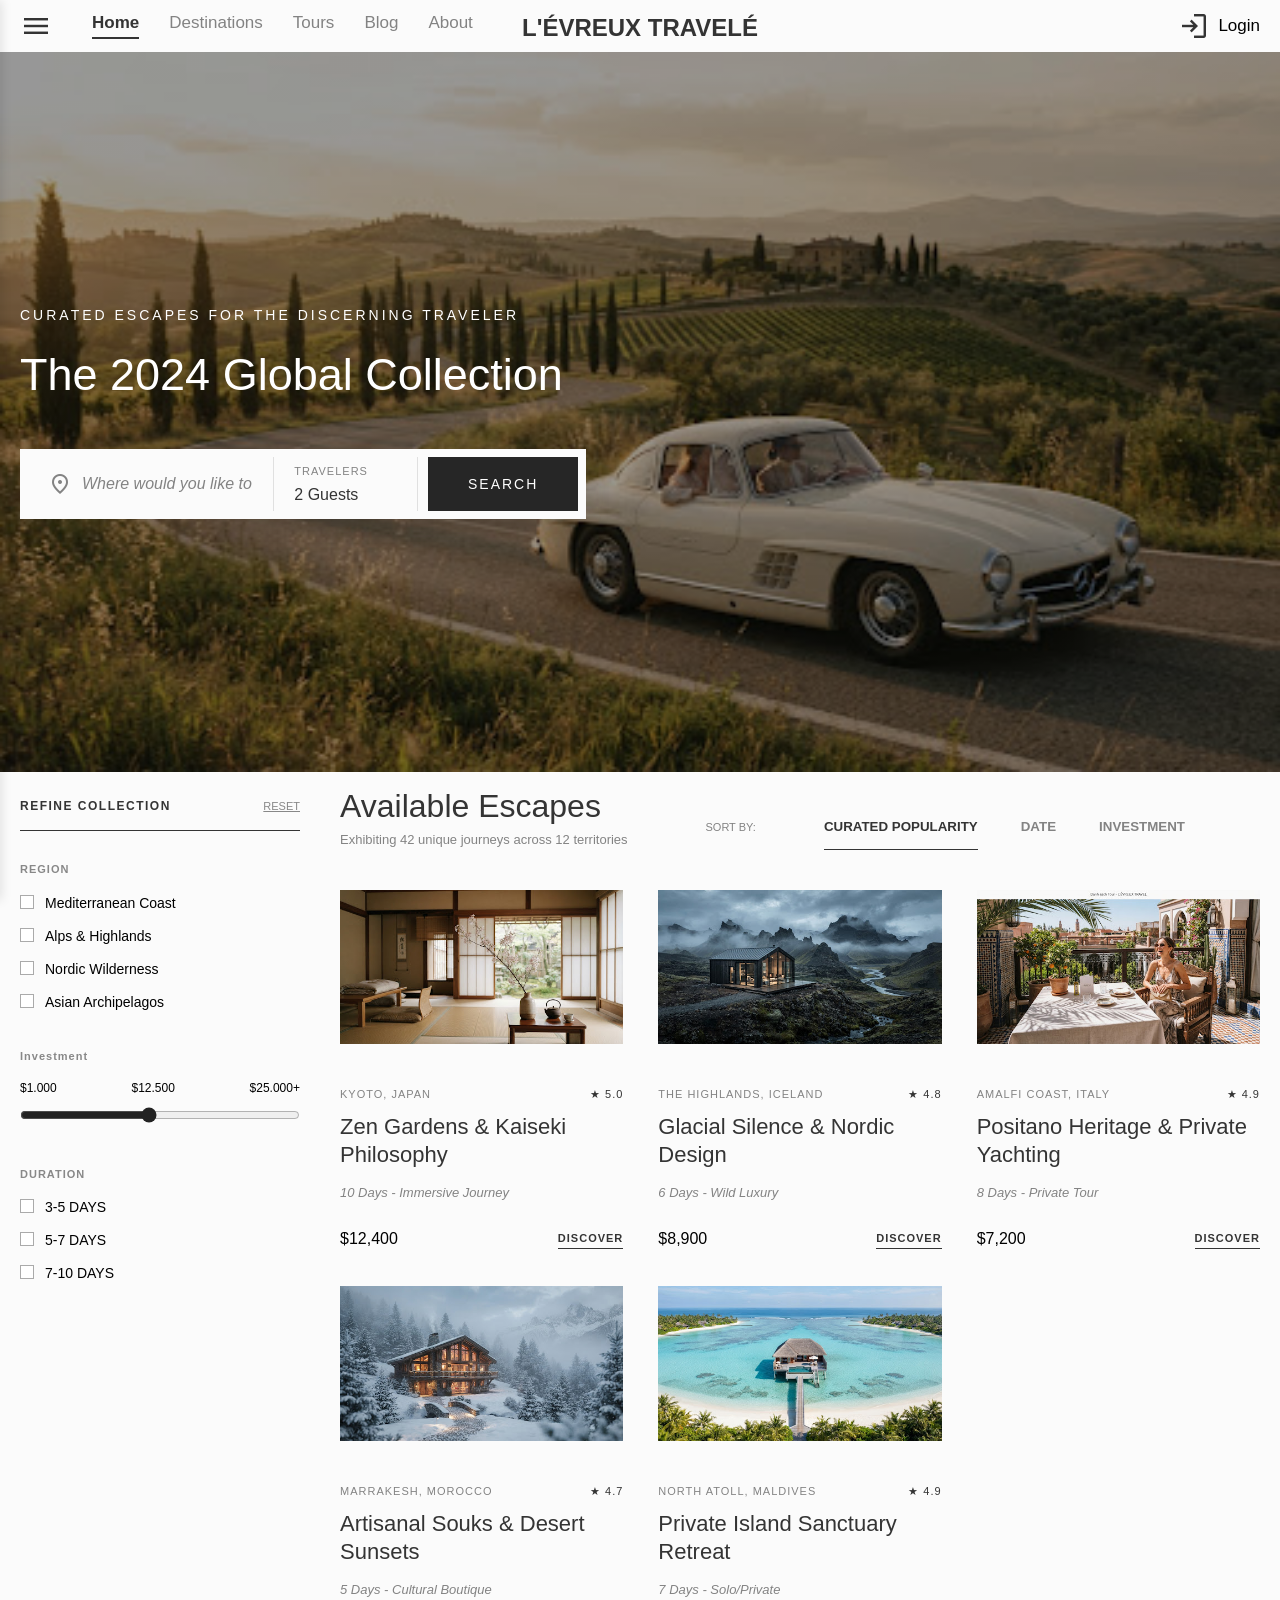
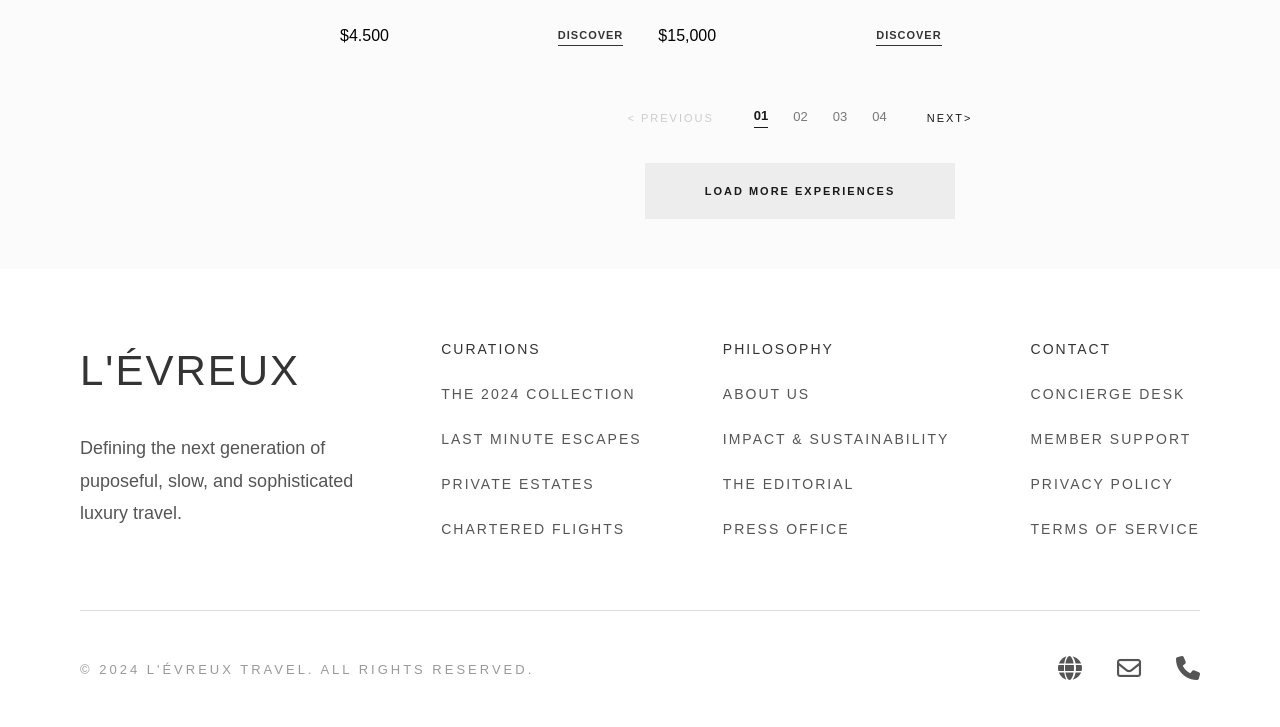
<file: index.html>
<!doctype html>
<html lang="en">
<head>
    <meta charset="UTF-8">
    <meta name="viewport"
          content="width=device-width, user-scalable=no, initial-scale=1.0, maximum-scale=1.0, minimum-scale=1.0">
    <meta http-equiv="X-UA-Compatible" content="ie=edge">
    <title>Document</title>
    <link rel = "stylesheet" href = "css/index.css">
    <link rel="stylesheet" href="https://fonts.googleapis.com/css2?family=Material+Symbols+Outlined:opsz,wght,FILL,GRAD@20..48,100..700,0..1,-50..200" />
    <link rel="stylesheet" href="https://cdnjs.cloudflare.com/ajax/libs/font-awesome/6.7.2/css/all.min.css">
</head>
<body>
    <header>
        <div class = "section menu">
            <div class = "container">
                <button class = "menu-btn">
                    <span class = "material-symbols-outlined">menu</span>
                </button>
                <div class = "menu-item">
                    <a class = "menu-link active" href = "index.html">Home</a>
                    <a class = "menu-link" href = "html/destination-detail.html">Destinations</a>
                    <a class = "menu-link" href = "html/tour-detail.html">Tours</a>
                    <a class = "menu-link" href = "html/blog-detail.html">Blog</a>
                    <a class = "menu-link" href = "#">About</a>
                </div>
                <h1 class = "logo">L'ÉVREUX TRAVELÉ</h1>
                <button class = login-btn id = "login-btn">
                    <span class = "material-symbols-outlined">login</span>
                    <span style = "font-size: 17px;">Login</span>
                </button>
            </div>
        </div>
    </header>
    <div id="menu-overlay" class="menu-overlay"></div>
    <div id="sidebar-menu" class="sidebar-menu">
        <div class="sidebar-header">
            <h2 class="sidebar-logo">L'ÉVREUX</h2>
            <button id="close-btn" class="close-btn">
                <span class="material-symbols-outlined">close</span>
            </button>
        </div>
        <div class="sidebar-links">
            <a href="html/destination-detail.html" class="sidebar-link">
                <span class="material-symbols-outlined">public</span> Destinations
            </a>
            <a href="html/tour-detail.html" class="sidebar-link">
                <span class="material-symbols-outlined">auto_stories</span> Tours
            </a>
            <a href="html/blog-detail.html" class="sidebar-link">
                <span class="material-symbols-outlined">article</span> Blog
            </a>
            <a href="#" class="sidebar-link">
                <span class="material-symbols-outlined">info</span> About
            </a>
        </div>
    </div>
    <div class="section banner" style="background-image: linear-gradient(rgba(0,0,0,0.4), rgba(0,0,0,0.4)), url('img/banner.jpg');">
        <div class="container banner-container">
            <div class="banner-content">
                <p class="subtitle">CURATED ESCAPES FOR THE DISCERNING TRAVELER</p>
                <h1 class="banner-title">The 2024 Global Collection</h1>
                <div class="search-bar">
                    <div class="search-group location">
                        <span class="material-symbols-outlined search-icon">location_on</span>
                        <input type="text" placeholder="Where would you like to escape?">
                    </div>

                    <div class="search-group travelers">
                        <label for="traveler-select" class="label">TRAVELERS</label>
                        <select id="traveler-select" class="value-select">
                            <option value="1">1 Guest</option>
                            <option value="2" selected>2 Guests</option> <option value="3">3 Guests</option>
                            <option value="4">4 Guests</option>
                            <option value="5">5+ Guests</option>
                        </select>
                    </div>
                    <button class="search-btn">SEARCH</button>
                </div>
            </div>
        </div>
    </div>
    <div class = "tours">
        <div class = "container">
            <div class = "sidebar">
                <div class = "sidebar-item">
                    <h2>REFINE COLLECTION</h2>
                    <button class = "sidebar-btn">RESET</button>
                </div>
                <div class = "filter">
                    <h3>REGION</h3>
                    <label class = "checkbox-label">
                        <input type = "checkbox">
                        <span class = "checkmark"></span>Mediterranean Coast
                    </label>
                    <label class = "checkbox-label">
                        <input type = "checkbox">
                        <span class = "checkmark"></span>Alps & Highlands
                    </label>
                    <label class = "checkbox-label">
                        <input type = "checkbox">
                        <span class = "checkmark"></span>Nordic Wilderness
                    </label>
                    <label class = "checkbox-label">
                        <input type = "checkbox">
                        <span class = "checkmark"></span>Asian Archipelagos
                    </label>
                </div>
                <div class = "filter">
                    <h3>Investment</h3>
                    <div class = "range-label">
                        <span>$1.000</span>
                        <span id = "slider-value">$12.500</span>
                        <span>$25.000+</span>
                    </div>
                    <input type="range" min="1000" max="25000" value="12000" step = "100" class="range-slider" id = "mySlider">
                </div>
                <div class = "filter">
                    <h3>DURATION</h3>
                    <div class = "duration-option">
                        <label class = "checkbox-label">
                            <input type = "checkbox">
                            <span class = "checkmark"></span>3-5 DAYS
                        </label>
                        <label class = "checkbox-label">
                            <input type = "checkbox">
                            <span class = "checkmark"></span>5-7 DAYS
                        </label>
                        <label class = "checkbox-label">
                            <input type = "checkbox">
                            <span class = "checkmark"></span>7-10 DAYS
                        </label>
                    </div>
                </div>
            </div>
            <main class = "main-content">
                <header class = "main-header">
                    <div class = "header-title">
                        <h1>Available Escapes</h1>
                        <p>Exhibiting 42 unique journeys across 12 territories</p>
                    </div>
                    <div class = "sort-by">
                        <span>SORT BY:</span>
                        <button class = "sort-link active">CURATED POPULARITY</button>
                        <button class = "sort-link">DATE</button>
                        <button class = "sort-link">INVESTMENT</button>
                    </div>
                </header>
                <div class = "items">
                    <div class = "item">
                        <div class = "item-image">
                            <img src = "img/Kyoto.jpg">
                        </div>
                        <div class = "item-content">
                            <div class = "item-location">
                                <span class = "location">KYOTO, JAPAN</span>
                                <span class = "rating">★ 5.0</span>
                            </div>
                            <h2 class = "item-title">Zen Gardens & Kaiseki Philosophy</h2>
                            <p class = "item-duration">10 Days - Immersive Journey</p>
                            <div class = "item-footer">
                                <span class = "price">$12,400</span>
                                <a href = "#" class = "item-btn">DISCOVER</a>
                            </div>
                        </div>
                    </div>
                    <div class = "item">
                        <div class = "item-image">
                            <img src = "img/Highlands.jpg">
                        </div>
                        <div class = "item-content">
                            <div class = "item-location">
                                <span class = "location">THE HIGHLANDS, ICELAND</span>
                                <span class = "rating">★ 4.8</span>
                            </div>
                            <h2 class = "item-title">Glacial Silence & Nordic Design</h2>
                            <p class = "item-duration">6 Days - Wild Luxury</p>
                            <div class = "item-footer">
                                <span class = "price">$8,900</span>
                                <a href = "#" class = "item-btn">DISCOVER</a>
                            </div>
                        </div>
                    </div>
                    <div class = "item">
                        <div class = "item-image">
                            <img src = "img/Marrakesh.jpg">
                        </div>
                        <div class = "item-content">
                            <div class = "item-location">
                                <span class = "location">AMALFI COAST, ITALY</span>
                                <span class = "rating">★ 4.9</span>
                            </div>
                            <h2 class = "item-title">Positano Heritage & Private Yachting</h2>
                            <p class = "item-duration">8 Days - Private Tour</p>
                            <div class = "item-footer">
                                <span class = "price">$7,200</span>
                                <a href = "#" class = "item-btn">DISCOVER</a>
                            </div>
                        </div>
                    </div>
                    <div class = "item">
                        <div class = "item-image">
                            <img src = "img/Courchevel.jpg">
                        </div>
                        <div class = "item-content">
                            <div class = "item-location">
                                <span class = "location">MARRAKESH, MOROCCO</span>
                                <span class = "rating">★ 4.7</span>
                            </div>
                            <h2 class = "item-title">Artisanal Souks & Desert Sunsets</h2>
                            <p class = "item-duration">5 Days - Cultural Boutique</p>
                            <div class = "item-footer">
                                <span class = "price">$4.500</span>
                                <a href = "#" class = "item-btn">DISCOVER</a>
                            </div>
                        </div>
                    </div>
                    <div class = "item">
                        <div class = "item-image">
                            <img src = "img/North%20Atoll.jpg">
                        </div>
                        <div class = "item-content">
                            <div class = "item-location">
                                <span class = "location">NORTH ATOLL, MALDIVES</span>
                                <span class = "rating">★ 4.9</span>
                            </div>
                            <h2 class = "item-title">Private Island Sanctuary Retreat</h2>
                            <p class = "item-duration">7 Days - Solo/Private</p>
                            <div class = "item-footer">
                                <span class = "price">$15,000</span>
                                <a href = "#" class = "item-btn">DISCOVER</a>
                            </div>
                        </div>
                    </div>
                </div>
                <div class="pagination-container">
                    <div class="pagination-numbers">
                        <a href="#" class="page-arrow prev disabled">&lt; PREVIOUS</a>
                        <div class="page-links">
                            <button class="page-link active">01</button>
                            <button class="page-link">02</button>
                            <button class="page-link">03</button>
                            <button class="page-link">04</button>
                        </div>
                        <button class="page-arrow next">NEXT></button>
                    </div>
                    <button class="btn-load-more">LOAD MORE EXPERIENCES</button>
                </div>
            </main>
        </div>
    </div>
    <footer class = footer>
        <div class = "footer-container">
            <div class = "brand">
                <h2>L'ÉVREUX</h2>
                <p>Defining the next generation of puposeful, slow, and sophisticated luxury travel.</p>
            </div>
            <div class="footer-column">
                <a href="#" style = "color: #343434">CURATIONS</a>
                <a href="#">THE 2024 COLLECTION</a>
                <a href="#">LAST MINUTE ESCAPES</a>
                <a href="#">PRIVATE ESTATES</a>
                <a href="#">CHARTERED FLIGHTS</a>
            </div>
            <div class="footer-column">
                <a href="#" style = "color: #343434">PHILOSOPHY</a>
                <a href="#">ABOUT US</a>
                <a href="#">IMPACT & SUSTAINABILITY</a>
                <a href="#">THE EDITORIAL</a>
                <a href="#">PRESS OFFICE</a>
            </div>
            <div class="footer-column">
                <a href="#" style = "color: #343434">CONTACT</a>
                <a href="#">CONCIERGE DESK</a>
                <a href="#">MEMBER SUPPORT</a>
                <a href="#">PRIVACY POLICY</a>
                <a href="#">TERMS OF SERVICE</a>
            </div>
        </div>
        <hr>
        <div class="footer-bottom">
            <p style = "text-align: center">© 2024 L'ÉVREUX TRAVEL. ALL RIGHTS RESERVED.</p>
            <div class="social">
                <a href="#"><i class="fa-solid fa-globe"></i></a>
                <a href="#"><i class="fa-regular fa-envelope"></i></a>
                <a href="#"><i class="fa-solid fa-phone"></i></a>
            </div>
        </div>
    </footer>
    <script src = "js/index.js"></script>
</body>
</html>
</file>
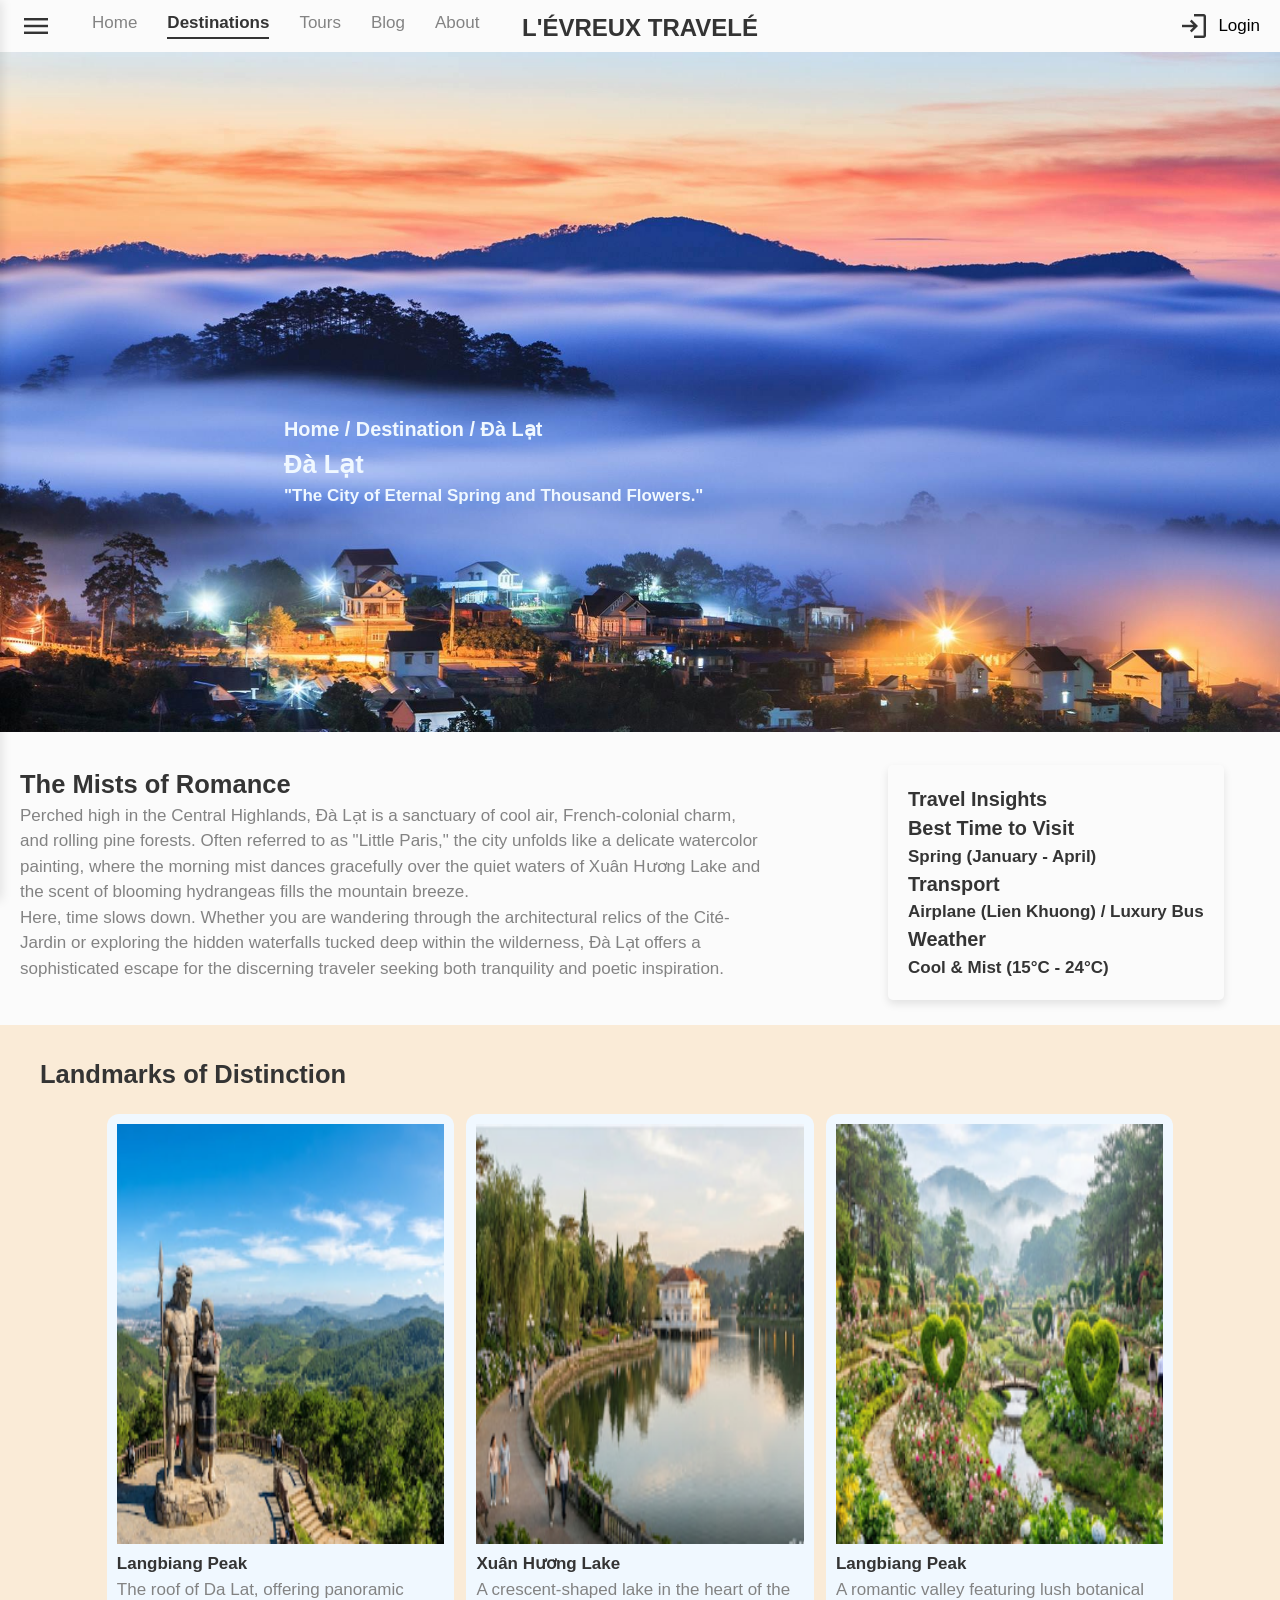
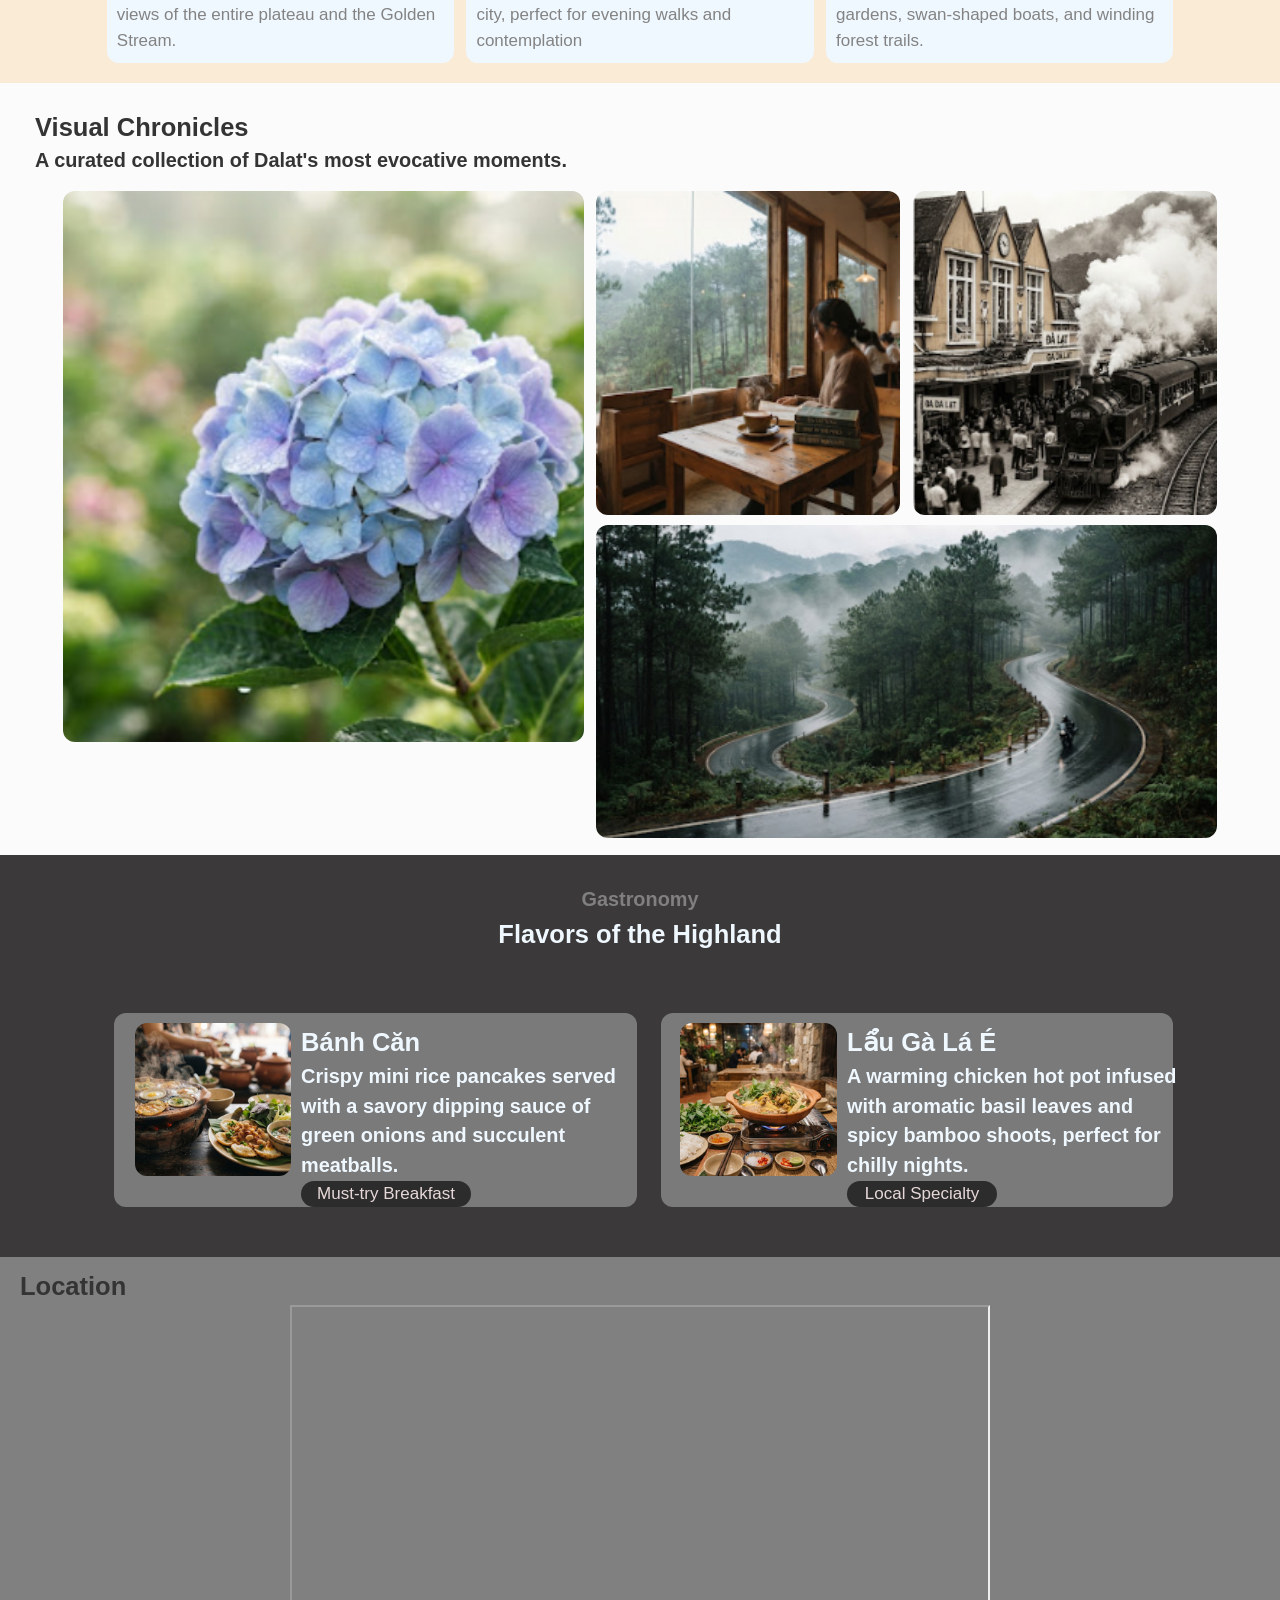
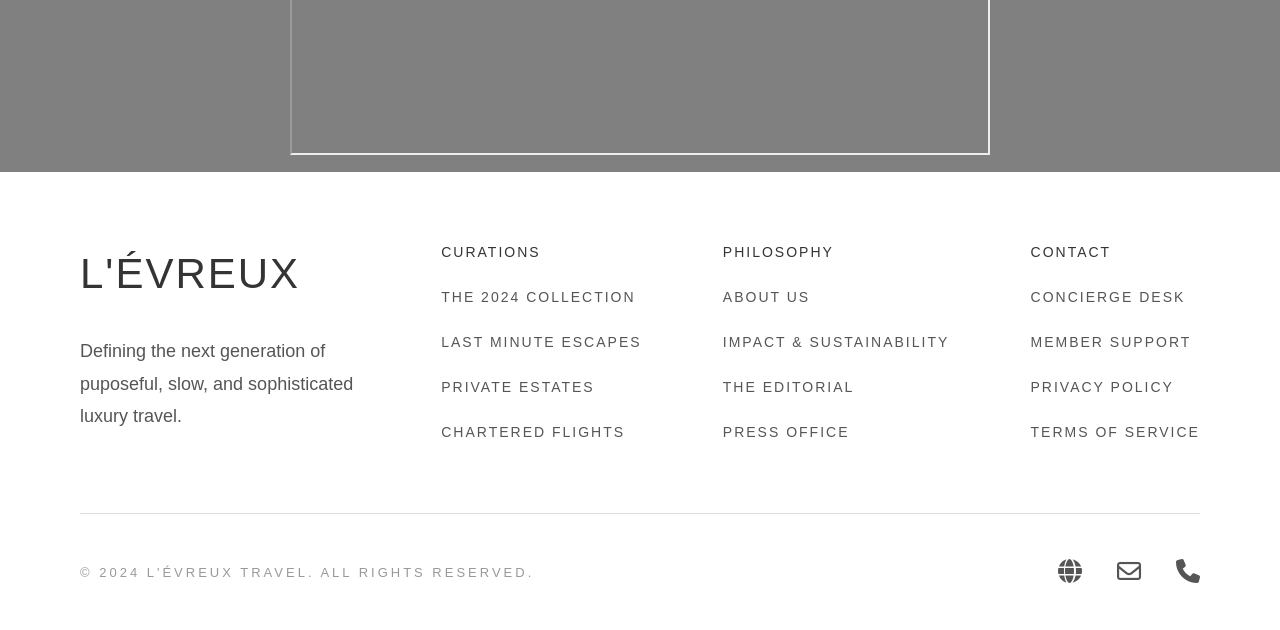
<file: html/destination-detail.html>
<!doctype html>
<html lang="en">
<head>
    <meta charset="UTF-8">
    <meta name="viewport"
          content="width=device-width, user-scalable=no, initial-scale=1.0, maximum-scale=1.0, minimum-scale=1.0">
    <meta http-equiv="X-UA-Compatible" content="ie=edge">
    <title>Document</title>
    <link rel = "stylesheet" href = "../css/index.css">
    <link rel = "stylesheet" href = "../css/destination-detail.css">
    <link rel="stylesheet" href="https://fonts.googleapis.com/css2?family=Material+Symbols+Outlined:opsz,wght,FILL,GRAD@20..48,100..700,0..1,-50..200" /></head>
    <link rel="stylesheet" href="https://cdnjs.cloudflare.com/ajax/libs/font-awesome/6.7.2/css/all.min.css">
</head>

<body>
<header>
    <div class = "section menu">
        <div class = "container">
            <button class = "menu-btn">
                <span class = "material-symbols-outlined">menu</span>
            </button>
            <div class = "menu-item">
                <a class = "menu-link" href = "../index.html">Home</a>
                <a class = "menu-link active" href = "destination-detail.html">Destinations</a>
                <a class = "menu-link" href = "tour-detail.html">Tours</a>
                <a class = "menu-link" href = "blog-detail.html">Blog</a>
                <a class = "menu-link" href = "#">About</a>
            </div>
            <h1 class = "logo">L'ÉVREUX TRAVELÉ</h1>
            <button class = login-btn id = "login-btn">
                <span class = "material-symbols-outlined">login</span>
                <span style = "font-size: 17px;">Login</span>
            </button>
        </div>
    </div>
</header>
<div id="menu-overlay" class="menu-overlay"></div>
<div id="sidebar-menu" class="sidebar-menu">
    <div class="sidebar-header">
        <h2 class="sidebar-logo">L'ÉVREUX</h2>
        <button id="close-btn" class="close-btn">
            <span class="material-symbols-outlined">close</span>
        </button>
    </div>
    <div class="sidebar-links">
        <a href="html/destination-detail.html" class="sidebar-link">
            <span class="material-symbols-outlined">public</span> Destinations
        </a>
        <a href="html/tour-detail.html" class="sidebar-link">
            <span class="material-symbols-outlined">auto_stories</span> Tours
        </a>
        <a href="html/blog-detail.html" class="sidebar-link">
            <span class="material-symbols-outlined">article</span> Blog
        </a>
        <a href="#" class="sidebar-link">
            <span class="material-symbols-outlined">info</span> About
        </a>
    </div>
</div>
    <section>
        <div class="container1">
            <div class="banner1">
                <img style="height: 40em;" src="../img/canh-dep-da-lat-banner.jpg">
            </div>
            <div class="bannertext">
                <h3 style="color: aliceblue;">Home  /  Destination  /  Đà Lạt</h3>
                <h1 style="color: aliceblue;"> Đà Lạt </h1>
                <h4 style="color: aliceblue;">"The City of Eternal Spring and Thousand Flowers."</h4>
            </div>
        </div>
    </section>
    <section>
        <div class="container">
            <div class="noidung">
                <div class="noidung1">
                    <div class="ten">
            <h2>The Mists of Romance</h2>
        </div>
        <div class="noi">
            <p>Perched high in the Central Highlands, Đà Lạt is a sanctuary of cool air, French-colonial charm, and rolling pine forests. Often referred to as "Little Paris," the city unfolds like a delicate watercolor painting, where the morning mist dances gracefully over the quiet waters of Xuân Hương Lake and the scent of blooming hydrangeas fills the mountain breeze.</p>
        </div>
        <div class="noi">
            <p>Here, time slows down. Whether you are wandering through the architectural relics of the Cité-Jardin or exploring the hidden waterfalls tucked deep within the wilderness, Đà Lạt offers a sophisticated escape for the discerning traveler seeking both tranquility and poetic inspiration.</p>
        </div>
                </div>
        <div class="noidung2">
            <div class="thoitiet">
            <div class="ten">
                <h3>Travel Insights</h3>
            </div>
            <div class="chitet">
                <div class="thang">
                    <h3>Best Time to Visit</h3>
                    <h4>Spring (January - April)</h4>
                </div>
                <div class="diachi">
                    <h3>Transport</h3>
                    <h4>Airplane (Lien Khuong) / Luxury Bus</h4>
                </div>
                <div class="nhietdo">
                    <h3>Weather</h3>
                    <h4>Cool & Mist (15°C - 24°C)</h4>
                </div>
            </div>
        </div>
        </div>
            </div>
        
        </div>
    </section>
    <section>
        <div class="backgr">
            <div class="container2">
            <div class="tieude">
                <h1>Landmarks of Distinction</h1>
            </div>
            <div class="diadiem">
                <div class="diadiem1">
                    <div class="anh1">
                    <img src="../img/Screenshot 2026-07-13 180535.png" alt="">
                </div>
                <div class="nd">
                    <h4>Langbiang Peak</h4>
                    <p>The roof of Da Lat, offering panoramic views of the entire plateau and the Golden Stream.</p>
                </div>
                </div>
                <div class="diadiem2">
                         <div class="anh1">
                    <img src="../img/Screenshot 2026-07-13 192659.png" alt="">
                </div>
                <div class="nd">
                    <h4>Xuân Hương Lake</h4>
                    <p>A crescent-shaped lake in the heart of the city, perfect for evening walks and contemplation</p>
                </div>
                </div>
                <div class="diadiem3">
                         <div class="anh1">
                    <img src="../img/Screenshot 2026-07-13 192626.png" alt="">
                </div>
                <div class="nd">
                    <h4>Langbiang Peak</h4>
                    <p>A romantic valley featuring lush botanical gardens, swan-shaped boats, and winding forest trails.</p>
                </div>
                </div>
            </div>
        </div>
        </div>
    </section>
    <section>
        <div class="container2">
            <div class="noibat">
                <div class="tieude2">
                    <h2>Visual Chronicles</h2>
                    <h3>A curated collection of Dalat's most evocative moments.</h3>
                </div>
                <div class="anh2">
                    <div class="p1">
                        <img style="border-radius: 12px;" src="../img/hoa.png" alt="">
                    </div>
                    <div class="p2">
                        <div class="pp">
                            <div class="a1">
                                <img style="border-radius: 12px ;" src="../img/caf.png" alt="">
                            </div>
                            <div class="a2">
                                <img style="border-radius: 12px ;" src="../img/tau.png" alt="">
                            </div>                         
                        </div>
                    <div class="ppp">
                        <img style="border-radius: 12px ;" src="../img/duong.png" alt="">
                    </div>
                        </div>
                    </div>
                </div>
            </div>
        </div>
    </section>
    <section>
        <div class="backgr2">
            <div class="container2">
            <div class="mau2">
                <div class="ten2">
                <h3 style="color: gray;">Gastronomy</h3>
                <h1 style="color: aliceblue;">Flavors of the Highland</h1>
            </div>
            <div class="mon">
                <div class="banhcan">
                    <div class="b1">
                        <img style="border-radius: 12px;" src="../img/banh.png" alt="">
                    </div>
                    <div class="noidung1">
                        <div style="width: 110%;" class="nd">
                             <h2 style="color: aliceblue;">Bánh Căn</h2>
                             <h3 style="color: aliceblue;">Crispy mini rice pancakes served with a savory dipping sauce of green onions and succulent meatballs.</h3>
                        </div>
                        <div class="chuthich">
                            <p style="border-radius: 30px; width: 170px; color: rgb(231, 216, 216); background-color: rgb(44, 44, 44); text-align: center;">Must-try Breakfast</p>
                        </div>
                    </div>
                </div>
                <div class="lauga">
                    <div class="b2">
                        <img style="border-radius: 12px;" src="../img/lauga.png" alt="">
                    </div>
                    <div class="noidung1">
                        <div style="width: 110%;" class="nd">
                             <h2 style="color: aliceblue;">Lẩu Gà Lá É</h2>
                             <h3 style="color: aliceblue;">A warming chicken hot pot infused with aromatic basil leaves and spicy bamboo shoots, perfect for chilly nights.</h3>
                        </div>
                        <div class="chuthich">
                            <p style="border-radius: 30px; width: 150px; color: rgb(231, 216, 216); background-color: rgb(44, 44, 44); text-align: center;">Local Specialty</p>
                        </div>
                    </div>
                </div>
                <div>

                </div>
            </div>
            </div>
            <!-- <div class="ten2">
                <h3>Gastronomy</h3>
                <h1>Flavors of the Highland</h1>
            </div>
            <div class="mon">
                <div class="banhcan">
                    <div class="b1">
                        <img src="../img/banh.png" alt="">
                    </div>
                    <div class="noidung1">
                        <div class="nd">
                             <h2>Bánh Căn</h2>
                             <h3>Crispy mini rice pancakes served with a savory dipping sauce of green onions and succulent meatballs.</h3>
                        </div>
                        <div class="chuthich">
                            <p>Must-try Breakfast</p>
                        </div>
                    </div>
                </div>
                <div class="lauga">
                    <div class="b2">
                        <img src="../img/lauga.png" alt="">
                    </div>
                    <div class="noidung1">
                        <div class="nd">
                             <h2>Lẩu gà</h2>
                             <h3>A warming chicken hot pot infused with aromatic basil leaves and spicy bamboo shoots, perfect for chilly nights.</h3>
                        </div>
                        <div class="chuthich">
                            <p>Local Specialty</p>
                        </div>
                    </div>
                </div>
                <div>

                </div>
            </div> -->
        </div>
        </div>
    </section>
    <section>
        <div style="background-color: gray;" class="backgr3">
            <div class="container2">
                <h1>Location</h1>
                
            <div class="map">
                <iframe style="justify-content: center;" src="https://www.google.com/maps/embed?pb=!1m18!1m12!1m3!1d22729.287505941003!2d108.42325801308314!3d11.931271608117013!2m3!1f0!2f0!3f0!3m2!1i1024!2i768!4f13.1!3m3!1m2!1s0x3171139c0f1751b1%3A0x578123bbdb7e9364!2zxJDDoCBM4bqhdCBMw6JtIMSQ4buTbmcgVmnhu4d0IE5hbQ!5e0!3m2!1svi!2s!4v1784006739496!5m2!1svi!2s" width="700" height="450" style="border:0;" allowfullscreen="" loading="lazy" referrerpolicy="strict-origin-when-cross-origin"></iframe>
            </div>
            </div>
        </div>
        </div>
        <!-- <div class="container2">
                <h1>Location</h1>
            <div class="map">
                <iframe style="justify-content: center;" src="https://www.google.com/maps/embed?pb=!1m18!1m12!1m3!1d22729.287505941003!2d108.42325801308314!3d11.931271608117013!2m3!1f0!2f0!3f0!3m2!1i1024!2i768!4f13.1!3m3!1m2!1s0x3171139c0f1751b1%3A0x578123bbdb7e9364!2zxJDDoCBM4bqhdCBMw6JtIMSQ4buTbmcgVmnhu4d0IE5hbQ!5e0!3m2!1svi!2s!4v1784006739496!5m2!1svi!2s" width="800" height="600" style="border:0;" allowfullscreen="" loading="lazy" referrerpolicy="strict-origin-when-cross-origin"></iframe>
            </div>
            </div>
        </div> -->
        
    </section>
    <footer class = footer>
        <div class = "footer-container">
            <div class = "brand">
                <h2>L'ÉVREUX</h2>
                <p>Defining the next generation of puposeful, slow, and sophisticated luxury travel.</p>
            </div>
            <div class="footer-column">
                <a href="#" style = "color: #343434">CURATIONS</a>
                <a href="#">THE 2024 COLLECTION</a>
                <a href="#">LAST MINUTE ESCAPES</a>
                <a href="#">PRIVATE ESTATES</a>
                <a href="#">CHARTERED FLIGHTS</a>
            </div>
            <div class="footer-column">
                <a href="#" style = "color: #343434">PHILOSOPHY</a>
                <a href="#">ABOUT US</a>
                <a href="#">IMPACT & SUSTAINABILITY</a>
                <a href="#">THE EDITORIAL</a>
                <a href="#">PRESS OFFICE</a>
            </div>
            <div class="footer-column">
                <a href="#" style = "color: #343434">CONTACT</a>
                <a href="#">CONCIERGE DESK</a>
                <a href="#">MEMBER SUPPORT</a>
                <a href="#">PRIVACY POLICY</a>
                <a href="#">TERMS OF SERVICE</a>
            </div>
        </div>
        <hr>
        <div class="footer-bottom">
            <p>© 2024 L'ÉVREUX TRAVEL. ALL RIGHTS RESERVED.</p>
            <div class="social">
                <a href="#"><i class="fa-solid fa-globe"></i></a>
                <a href="#"><i class="fa-regular fa-envelope"></i></a>
                <a href="#"><i class="fa-solid fa-phone"></i></a>
            </div>
        </div>
    </footer>
<script src="../js/tour-detail.js"></script>
</body>
</html>
</file>
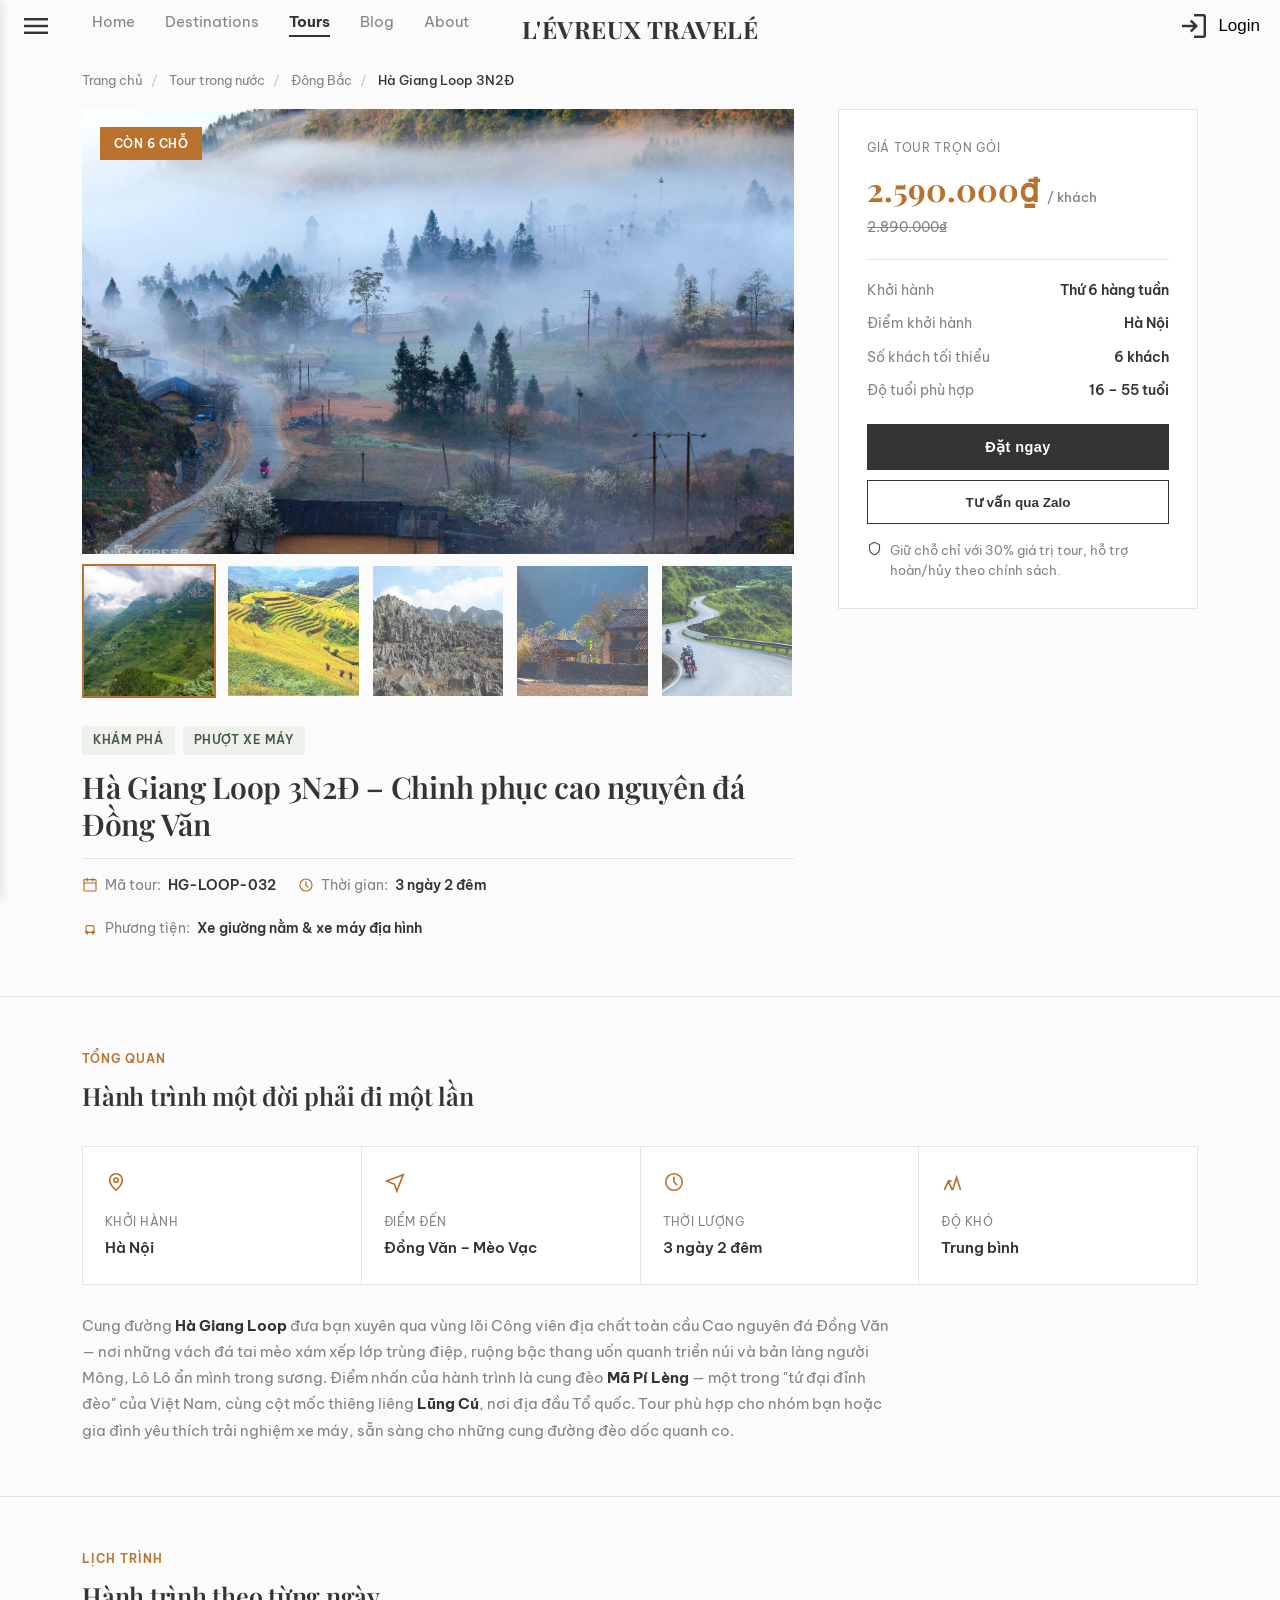
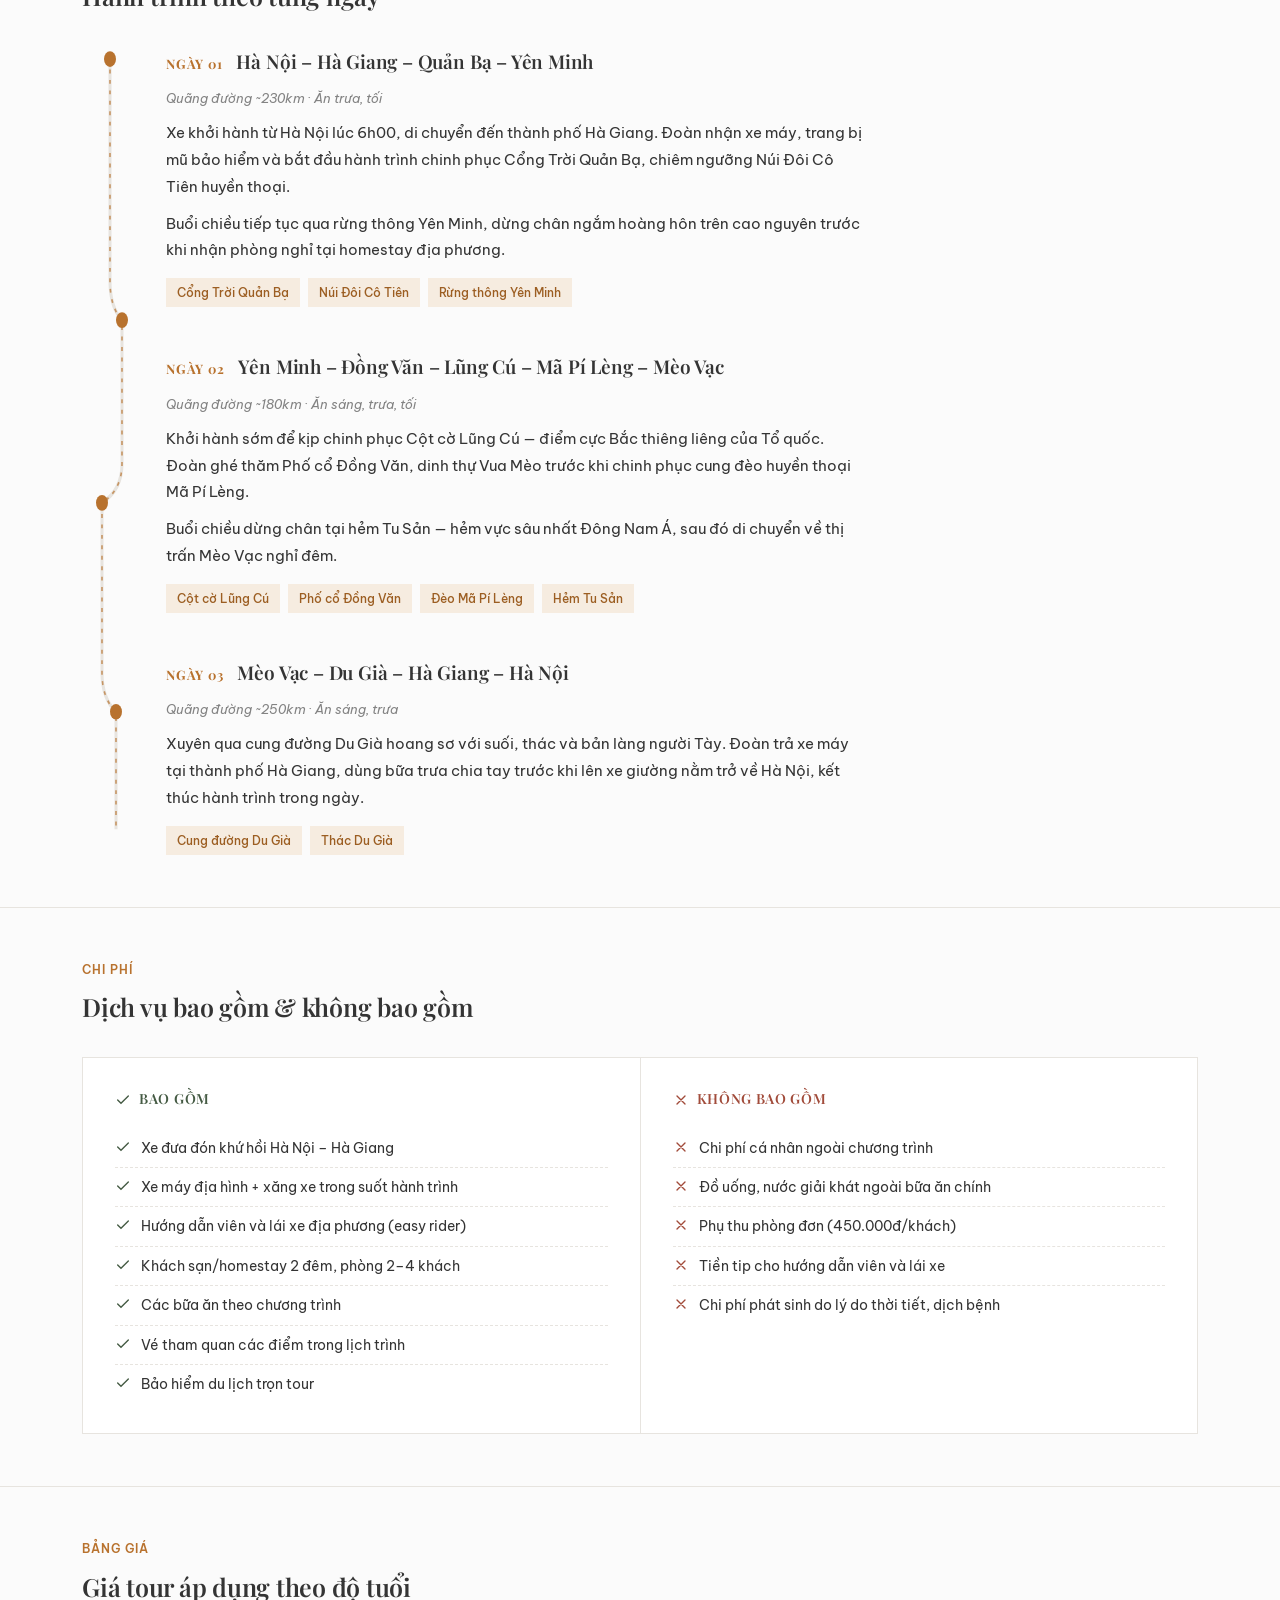
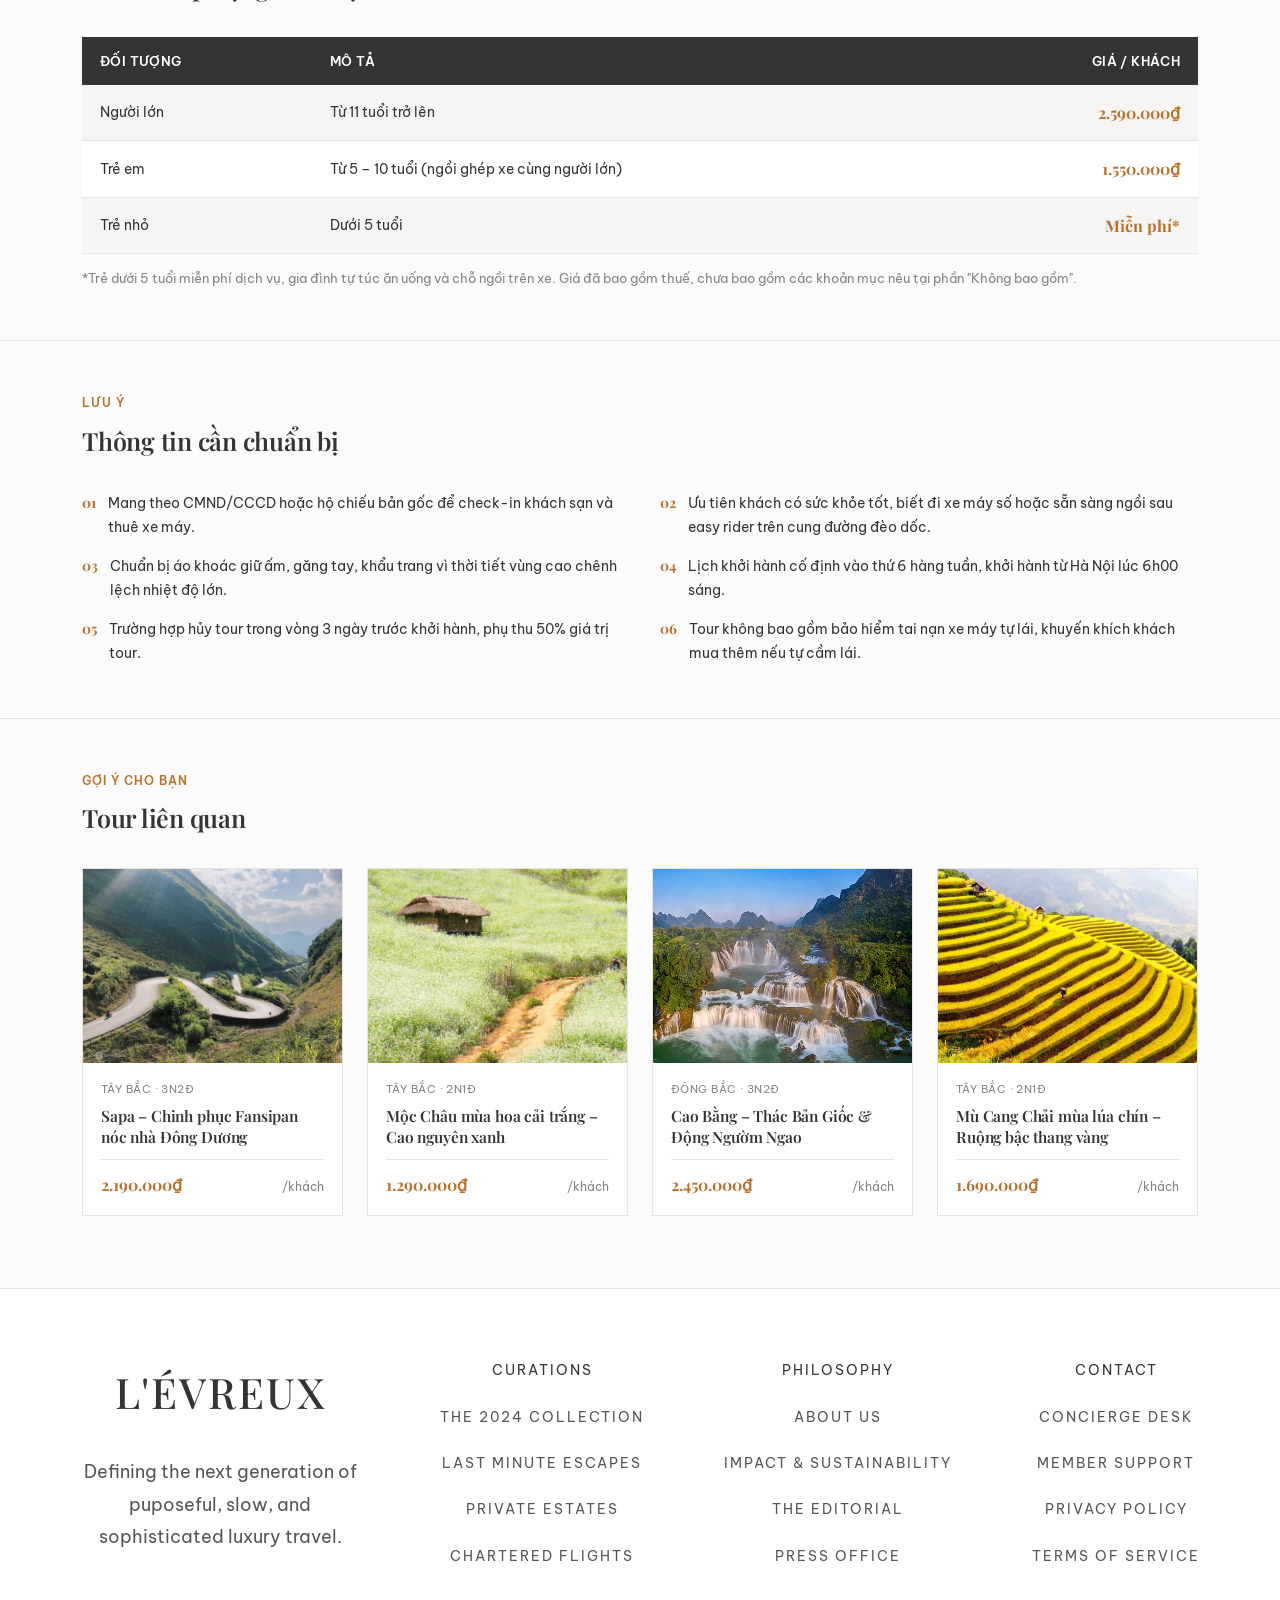
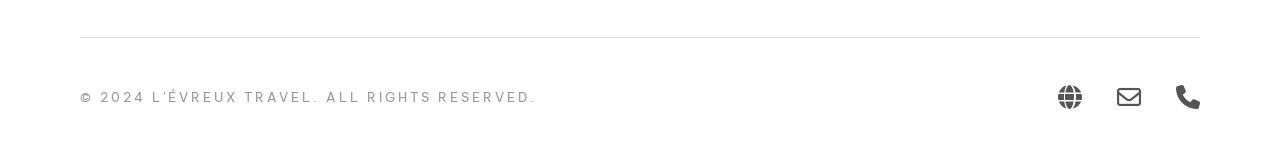
<file: html/tour-detail.html>
<!DOCTYPE html>
<html lang="vi">
<head>
<meta charset="UTF-8">
<meta name="viewport" content="width=device-width, initial-scale=1.0">
<title>Hà Giang Loop 3N2Đ – Chinh phục cao nguyên đá Đồng Văn | Chi tiết tour</title>
<link rel="preconnect" href="https://fonts.googleapis.com">
<link rel="preconnect" href="https://fonts.gstatic.com" crossorigin>
<link href="https://fonts.googleapis.com/css2?family=Playfair+Display:ital,wght@0,500;0,600;0,700;1,500&family=Be+Vietnam+Pro:wght@400;500;600;700&display=swap" rel="stylesheet">
<link rel="stylesheet" href="../css/tour-detail.css">
<link rel="stylesheet" href="https://fonts.googleapis.com/css2?family=Material+Symbols+Outlined:opsz,wght,FILL,GRAD@20..48,100..700,0..1,-50..200" /><link rel="stylesheet" href="https://cdnjs.cloudflare.com/ajax/libs/font-awesome/6.7.2/css/all.min.css">
</head>
<body>

<header>
        <div class = "section menu">
            <div class = "container">
                <button class = "menu-btn">
                    <span class = "material-symbols-outlined">menu</span>
                </button>
                <div class = "menu-item">
                    <a class = "menu-link" href = "../index.html">Home</a>
                    <a class = "menu-link" href = "destination-detail.html">Destinations</a>
                    <a class = "menu-link active" href = "tour-detail.html">Tours</a>
                    <a class = "menu-link" href = "blog-detail.html">Blog</a>
                    <a class = "menu-link" href = "#">About</a>
                </div>
                <h1 class = "logo">L'ÉVREUX TRAVELÉ</h1>
                <button class = login-btn id = "login-btn">
                    <span class = "material-symbols-outlined">login</span>
                    <span style = "font-size: 17px;">Login</span>
                </button>
            </div>
        </div>
    </header>
<div id="menu-overlay" class="menu-overlay"></div>
    <div id="sidebar-menu" class="sidebar-menu">
        <div class="sidebar-header">
            <h2 class="sidebar-logo">L'ÉVREUX</h2>
            <button id="close-btn" class="close-btn">
                <span class="material-symbols-outlined">close</span>
            </button>
        </div>
        <div class="sidebar-links">
            <a href="html/destination-detail.html" class="sidebar-link">
                <span class="material-symbols-outlined">public</span> Destinations
            </a>
            <a href="html/tour-detail.html" class="sidebar-link">
                <span class="material-symbols-outlined">auto_stories</span> Tours
            </a>
            <a href="html/blog-detail.html" class="sidebar-link">
                <span class="material-symbols-outlined">article</span> Blog
            </a>
            <a href="#" class="sidebar-link">
                <span class="material-symbols-outlined">info</span> About
            </a>
        </div>
    </div>

<div class="wrap">
  <div class="breadcrumb">
    <a href="#">Trang chủ</a><span class="sep">/</span>
    <a href="#">Tour trong nước</a><span class="sep">/</span>
    <a href="#">Đông Bắc</a><span class="sep">/</span>
    <span class="current">Hà Giang Loop 3N2Đ</span>
  </div>

  <div class="detail-top">
    <div class="gallery-and-info">
      <div class="gallery">
        <div class="gallery-main">
          <span class="gallery-badge">Còn 6 chỗ</span>
          <img id="mainImage" src="../img/pho-cao-ha-giang-8752-16487185-3640-9541-1657019231.webp" alt="Cung đường đèo Mã Pí Lèng, Hà Giang">
        </div>
        <div class="gallery-thumbs">
          <button class="active" data-img="https://images.unsplash.com/photo-1583417319070-4a69db38a482?q=80&w=1400&auto=format&fit=crop"><img src="../img/deo ma pi leng.jpg" alt="Đèo Mã Pí Lèng"></button>
          <button data-img="https://images.unsplash.com/photo-1528127269322-539801943592?q=80&w=1400&auto=format&fit=crop"><img src="../img/ruong bac thang.webp" alt="Ruộng bậc thang"></button>
          <button data-img="https://images.unsplash.com/photo-1509097876823-fb6a97b6fa0b?q=80&w=1400&auto=format&fit=crop"><img src="../img/cao nguyen da.webp" alt="Cao nguyên đá"></button>
          <button data-img="https://images.unsplash.com/photo-1516748163330-3dfd9e5cb1a5?q=80&w=1400&auto=format&fit=crop"><img src="../img/pho-cao-2511-1648718523-6530-1657019232.webp" alt="Bản làng vùng cao"></button>
          <button data-img="https://images.unsplash.com/photo-1596796930188-adf9c4f22a4b?q=80&w=1400&auto=format&fit=crop"><img src="../img/do-deo-bang-xe-may-an-toan-nhung-sai-lam-can-tranh-1.jpg" alt="Xe máy trên cung đường đèo"></button>
        </div>
      </div>

      <div class="tour-heading">
        <div class="tour-tags"><span class="tag">Khám phá</span><span class="tag">Phượt xe máy</span></div>
        <h1>Hà Giang Loop 3N2Đ – Chinh phục cao nguyên đá Đồng Văn</h1>
        <div class="tour-meta">
          <div class="item">
            <svg viewBox="0 0 24 24" fill="none" stroke-width="1.8" stroke-linecap="round"><rect x="3" y="4" width="18" height="17" rx="1"></rect><path d="M3 9h18M8 2v4M16 2v4"></path></svg>
            Mã tour: <b>HG-LOOP-032</b>
          </div>
          <div class="item">
            <svg viewBox="0 0 24 24" fill="none" stroke-width="1.8" stroke-linecap="round"><circle cx="12" cy="12" r="9"></circle><path d="M12 7v5l3 3"></path></svg>
            Thời gian: <b>3 ngày 2 đêm</b>
          </div>
          <div class="item">
            <svg viewBox="0 0 24 24" fill="none" stroke-width="1.8" stroke-linecap="round"><path d="M5 17h14M6 17V9a2 2 0 012-2h8a2 2 0 012 2v8M8 17v3M16 17v3"></path><circle cx="7.5" cy="17" r="1.4"></circle><circle cx="16.5" cy="17" r="1.4"></circle></svg>
            Phương tiện: <b>Xe giường nằm & xe máy địa hình</b>
          </div>
        </div>
      </div>
    </div>

    <aside class="booking-card">
      <div class="label">Giá tour trọn gói</div>
      <div class="price">2.590.000₫ <small>/ khách</small></div>
      <div class="old-price">2.890.000₫</div>
      <div class="booking-divider"></div>
      <div class="booking-rows">
        <div class="row"><span>Khởi hành</span><span>Thứ 6 hàng tuần</span></div>
        <div class="row"><span>Điểm khởi hành</span><span>Hà Nội</span></div>
        <div class="row"><span>Số khách tối thiểu</span><span>6 khách</span></div>
        <div class="row"><span>Độ tuổi phù hợp</span><span>16 – 55 tuổi</span></div>
      </div>
      <button class="btn-primary">Đặt ngay</button>
      <button class="btn-secondary">Tư vấn qua Zalo</button>
      <div class="booking-note">
        <svg viewBox="0 0 24 24" fill="none" stroke-width="1.8" stroke-linecap="round"><path d="M12 2l8 4v6c0 5-3.4 8.4-8 10-4.6-1.6-8-5-8-10V6l8-4z"></path></svg>
        Giữ chỗ chỉ với 30% giá trị tour, hỗ trợ hoàn/hủy theo chính sách.
      </div>
    </aside>
  </div>
</div>

<section class="block">
  <div class="wrap">
    <div class="block-head">
      <span class="eyebrow">Tổng quan</span>
      <h2>Hành trình một đời phải đi một lần</h2>
    </div>
    <div class="overview-grid">
      <div class="overview-item">
        <svg viewBox="0 0 24 24" fill="none" stroke-width="1.8" stroke-linecap="round"><path d="M12 21s-7-6.5-7-11a7 7 0 0114 0c0 4.5-7 11-7 11z"></path><circle cx="12" cy="10" r="2.4"></circle></svg>
        <div class="ov-label">Khởi hành</div>
        <div class="ov-value">Hà Nội</div>
      </div>
      <div class="overview-item">
        <svg viewBox="0 0 24 24" fill="none" stroke-width="1.8" stroke-linecap="round"><path d="M3 11l18-7-7 18-2.5-7.5L3 11z"></path></svg>
        <div class="ov-label">Điểm đến</div>
        <div class="ov-value">Đồng Văn – Mèo Vạc</div>
      </div>
      <div class="overview-item">
        <svg viewBox="0 0 24 24" fill="none" stroke-width="1.8" stroke-linecap="round"><circle cx="12" cy="12" r="9"></circle><path d="M12 7v5l3 3"></path></svg>
        <div class="ov-label">Thời lượng</div>
        <div class="ov-value">3 ngày 2 đêm</div>
      </div>
      <div class="overview-item">
        <svg viewBox="0 0 24 24" fill="none" stroke-width="1.8" stroke-linecap="round"><path d="M4 20l4-9 4 9M13 20l4-13 4 13M9 11h2"></path></svg>
        <div class="ov-label">Độ khó</div>
        <div class="ov-value">Trung bình</div>
      </div>
    </div>
    <p class="overview-text">
      Cung đường <strong>Hà Giang Loop</strong> đưa bạn xuyên qua vùng lõi Công viên địa chất toàn cầu Cao nguyên đá Đồng Văn — nơi những vách đá tai mèo xám xếp lớp trùng điệp, ruộng bậc thang uốn quanh triền núi và bản làng người Mông, Lô Lô ẩn mình trong sương. Điểm nhấn của hành trình là cung đèo <strong>Mã Pí Lèng</strong> — một trong "tứ đại đỉnh đèo" của Việt Nam, cùng cột mốc thiêng liêng <strong>Lũng Cú</strong>, nơi địa đầu Tổ quốc. Tour phù hợp cho nhóm bạn hoặc gia đình yêu thích trải nghiệm xe máy, sẵn sàng cho những cung đường đèo dốc quanh co.
    </p>
  </div>
</section>

<section class="block">
  <div class="wrap">
    <div class="block-head">
      <span class="eyebrow">Lịch trình</span>
      <h2>Hành trình theo từng ngày</h2>
    </div>

    <div class="itinerary">
      <div class="elevation-rail">
        <svg viewBox="0 0 56 620" preserveAspectRatio="none" xmlns="http://www.w3.org/2000/svg">
          <path d="M28 10 L28 180 Q28 200 40 210 L40 320 Q40 340 20 350 L20 480 Q20 500 34 510 L34 600"
                fill="none" stroke="#e7e4df" stroke-width="3"/>
          <path d="M28 10 L28 180 Q28 200 40 210 L40 320 Q40 340 20 350 L20 480 Q20 500 34 510 L34 600"
                fill="none" stroke="#b8722e" stroke-width="1.6" stroke-dasharray="3 5" opacity="0.7"/>
          <circle cx="28" cy="10" r="6" fill="#b8722e"/>
          <circle cx="40" cy="210" r="6" fill="#b8722e"/>
          <circle cx="20" cy="350" r="6" fill="#b8722e"/>
          <circle cx="34" cy="510" r="6" fill="#b8722e"/>
        </svg>
      </div>

      <div>
        <div class="day-block">
          <div class="day-head">
            <span class="day-num">Ngày 01</span>
            <h3>Hà Nội – Hà Giang – Quản Bạ – Yên Minh</h3>
          </div>
          <div class="day-route">Quãng đường ~230km · Ăn trưa, tối</div>
          <p>Xe khởi hành từ Hà Nội lúc 6h00, di chuyển đến thành phố Hà Giang. Đoàn nhận xe máy, trang bị mũ bảo hiểm và bắt đầu hành trình chinh phục Cổng Trời Quản Bạ, chiêm ngưỡng Núi Đôi Cô Tiên huyền thoại.</p>
          <p>Buổi chiều tiếp tục qua rừng thông Yên Minh, dừng chân ngắm hoàng hôn trên cao nguyên trước khi nhận phòng nghỉ tại homestay địa phương.</p>
          <div class="day-highlights"><span>Cổng Trời Quản Bạ</span><span>Núi Đôi Cô Tiên</span><span>Rừng thông Yên Minh</span></div>
        </div>

        <div class="day-block">
          <div class="day-head">
            <span class="day-num">Ngày 02</span>
            <h3>Yên Minh – Đồng Văn – Lũng Cú – Mã Pí Lèng – Mèo Vạc</h3>
          </div>
          <div class="day-route">Quãng đường ~180km · Ăn sáng, trưa, tối</div>
          <p>Khởi hành sớm để kịp chinh phục Cột cờ Lũng Cú — điểm cực Bắc thiêng liêng của Tổ quốc. Đoàn ghé thăm Phố cổ Đồng Văn, dinh thự Vua Mèo trước khi chinh phục cung đèo huyền thoại Mã Pí Lèng.</p>
          <p>Buổi chiều dừng chân tại hẻm Tu Sản — hẻm vực sâu nhất Đông Nam Á, sau đó di chuyển về thị trấn Mèo Vạc nghỉ đêm.</p>
          <div class="day-highlights"><span>Cột cờ Lũng Cú</span><span>Phố cổ Đồng Văn</span><span>Đèo Mã Pí Lèng</span><span>Hẻm Tu Sản</span></div>
        </div>

        <div class="day-block">
          <div class="day-head">
            <span class="day-num">Ngày 03</span>
            <h3>Mèo Vạc – Du Già – Hà Giang – Hà Nội</h3>
          </div>
          <div class="day-route">Quãng đường ~250km · Ăn sáng, trưa</div>
          <p>Xuyên qua cung đường Du Già hoang sơ với suối, thác và bản làng người Tày. Đoàn trả xe máy tại thành phố Hà Giang, dùng bữa trưa chia tay trước khi lên xe giường nằm trở về Hà Nội, kết thúc hành trình trong ngày.</p>
          <div class="day-highlights"><span>Cung đường Du Già</span><span>Thác Du Già</span></div>
        </div>
      </div>
    </div>
  </div>
</section>

<section class="block">
  <div class="wrap">
    <div class="block-head">
      <span class="eyebrow">Chi phí</span>
      <h2>Dịch vụ bao gồm & không bao gồm</h2>
    </div>
    <div class="inc-exc">
      <div class="col include">
        <h3>
          <svg viewBox="0 0 24 24" fill="none" stroke-width="2" stroke-linecap="round"><path d="M20 6L9 17l-5-5"></path></svg>
          Bao gồm
        </h3>
        <ul>
          <li><svg viewBox="0 0 24 24" fill="none" stroke-width="2" stroke-linecap="round"><path d="M20 6L9 17l-5-5"></path></svg>Xe đưa đón khứ hồi Hà Nội – Hà Giang</li>
          <li><svg viewBox="0 0 24 24" fill="none" stroke-width="2" stroke-linecap="round"><path d="M20 6L9 17l-5-5"></path></svg>Xe máy địa hình + xăng xe trong suốt hành trình</li>
          <li><svg viewBox="0 0 24 24" fill="none" stroke-width="2" stroke-linecap="round"><path d="M20 6L9 17l-5-5"></path></svg>Hướng dẫn viên và lái xe địa phương (easy rider)</li>
          <li><svg viewBox="0 0 24 24" fill="none" stroke-width="2" stroke-linecap="round"><path d="M20 6L9 17l-5-5"></path></svg>Khách sạn/homestay 2 đêm, phòng 2–4 khách</li>
          <li><svg viewBox="0 0 24 24" fill="none" stroke-width="2" stroke-linecap="round"><path d="M20 6L9 17l-5-5"></path></svg>Các bữa ăn theo chương trình</li>
          <li><svg viewBox="0 0 24 24" fill="none" stroke-width="2" stroke-linecap="round"><path d="M20 6L9 17l-5-5"></path></svg>Vé tham quan các điểm trong lịch trình</li>
          <li><svg viewBox="0 0 24 24" fill="none" stroke-width="2" stroke-linecap="round"><path d="M20 6L9 17l-5-5"></path></svg>Bảo hiểm du lịch trọn tour</li>
        </ul>
      </div>
      <div class="col exclude">
        <h3>
          <svg viewBox="0 0 24 24" fill="none" stroke-width="2" stroke-linecap="round"><path d="M18 6L6 18M6 6l12 12"></path></svg>
          Không bao gồm
        </h3>
        <ul>
          <li><svg viewBox="0 0 24 24" fill="none" stroke-width="2" stroke-linecap="round"><path d="M18 6L6 18M6 6l12 12"></path></svg>Chi phí cá nhân ngoài chương trình</li>
          <li><svg viewBox="0 0 24 24" fill="none" stroke-width="2" stroke-linecap="round"><path d="M18 6L6 18M6 6l12 12"></path></svg>Đồ uống, nước giải khát ngoài bữa ăn chính</li>
          <li><svg viewBox="0 0 24 24" fill="none" stroke-width="2" stroke-linecap="round"><path d="M18 6L6 18M6 6l12 12"></path></svg>Phụ thu phòng đơn (450.000đ/khách)</li>
          <li><svg viewBox="0 0 24 24" fill="none" stroke-width="2" stroke-linecap="round"><path d="M18 6L6 18M6 6l12 12"></path></svg>Tiền tip cho hướng dẫn viên và lái xe</li>
          <li><svg viewBox="0 0 24 24" fill="none" stroke-width="2" stroke-linecap="round"><path d="M18 6L6 18M6 6l12 12"></path></svg>Chi phí phát sinh do lý do thời tiết, dịch bệnh</li>
        </ul>
      </div>
    </div>
  </div>
</section>

<section class="block">
  <div class="wrap">
    <div class="block-head">
      <span class="eyebrow">Bảng giá</span>
      <h2>Giá tour áp dụng theo độ tuổi</h2>
    </div>
    <table class="price-table">
      <thead>
        <tr><th>Đối tượng</th><th>Mô tả</th><th>Giá / khách</th></tr>
      </thead>
      <tbody>
        <tr>
          <td>Người lớn</td>
          <td>Từ 11 tuổi trở lên</td>
          <td class="cell-price">2.590.000₫</td>
        </tr>
        <tr>
          <td>Trẻ em</td>
          <td>Từ 5 – 10 tuổi (ngồi ghép xe cùng người lớn)</td>
          <td class="cell-price">1.550.000₫</td>
        </tr>
        <tr>
          <td>Trẻ nhỏ</td>
          <td>Dưới 5 tuổi</td>
          <td class="cell-price">Miễn phí*</td>
        </tr>
      </tbody>
    </table>
    <p class="price-table-note">*Trẻ dưới 5 tuổi miễn phí dịch vụ, gia đình tự túc ăn uống và chỗ ngồi trên xe. Giá đã bao gồm thuế, chưa bao gồm các khoản mục nêu tại phần "Không bao gồm".</p>
  </div>
</section>

<section class="block">
  <div class="wrap">
    <div class="block-head">
      <span class="eyebrow">Lưu ý</span>
      <h2>Thông tin cần chuẩn bị</h2>
    </div>
    <ul class="notes-list">
      <li><span class="num">01</span>Mang theo CMND/CCCD hoặc hộ chiếu bản gốc để check-in khách sạn và thuê xe máy.</li>
      <li><span class="num">02</span>Ưu tiên khách có sức khỏe tốt, biết đi xe máy số hoặc sẵn sàng ngồi sau easy rider trên cung đường đèo dốc.</li>
      <li><span class="num">03</span>Chuẩn bị áo khoác giữ ấm, găng tay, khẩu trang vì thời tiết vùng cao chênh lệch nhiệt độ lớn.</li>
      <li><span class="num">04</span>Lịch khởi hành cố định vào thứ 6 hàng tuần, khởi hành từ Hà Nội lúc 6h00 sáng.</li>
      <li><span class="num">05</span>Trường hợp hủy tour trong vòng 3 ngày trước khởi hành, phụ thu 50% giá trị tour.</li>
      <li><span class="num">06</span>Tour không bao gồm bảo hiểm tai nạn xe máy tự lái, khuyến khích khách mua thêm nếu tự cầm lái.</li>
    </ul>
  </div>
</section>

<section class="block">
  <div class="wrap">
    <div class="block-head">
      <span class="eyebrow">Gợi ý cho bạn</span>
      <h2>Tour liên quan</h2>
    </div>
    <div class="related-grid">
      <a class="related-card" href="#">
        <div class="thumb"><img src="../img/du-lich-Ha-Giang-2-2585-164871-2003-9790-1657019230.webp" alt="Sapa Fansipan"></div>
        <div class="body">
          <div class="eyebrow-mini">Tây Bắc · 3N2Đ</div>
          <h4>Sapa – Chinh phục Fansipan nóc nhà Đông Dương</h4>
          <div class="rp"><span class="p">2.190.000₫</span><span class="d">/khách</span></div>
        </div>
      </a>
      <a class="related-card" href="#">
        <div class="thumb"><img src="../img/hoa-cải-du-lịch-Mộc-Châu-ivivu.jpg" alt="Mộc Châu"></div>
        <div class="body">
          <div class="eyebrow-mini">Tây Bắc · 2N1Đ</div>
          <h4>Mộc Châu mùa hoa cải trắng – Cao nguyên xanh</h4>
          <div class="rp"><span class="p">1.290.000₫</span><span class="d">/khách</span></div>
        </div>
      </a>
      <a class="related-card" href="#">
        <div class="thumb"><img src="../img/Bangioc9tam.jpg" alt="Cao Bằng"></div>
        <div class="body">
          <div class="eyebrow-mini">Đông Bắc · 3N2Đ</div>
          <h4>Cao Bằng – Thác Bản Giốc & Động Ngườm Ngao</h4>
          <div class="rp"><span class="p">2.450.000₫</span><span class="d">/khách</span></div>
        </div>
      </a>
      <a class="related-card" href="#">
        <div class="thumb"><img src="../img/ngam-lua-chin-1.webp" alt="Mù Cang Chải"></div>
        <div class="body">
          <div class="eyebrow-mini">Tây Bắc · 2N1Đ</div>
          <h4>Mù Cang Chải mùa lúa chín – Ruộng bậc thang vàng</h4>
          <div class="rp"><span class="p">1.690.000₫</span><span class="d">/khách</span></div>
        </div>
      </a>
    </div>
  </div>
</section>

<footer class = footer>
        <div class = "footer-container">
            <div class = "brand">
                <h2>L'ÉVREUX</h2>
                <p>Defining the next generation of puposeful, slow, and sophisticated luxury travel.</p>
            </div>
            <div class="footer-column">
                <a href="#" style = "color: #343434">CURATIONS</a>
                <a href="#">THE 2024 COLLECTION</a>
                <a href="#">LAST MINUTE ESCAPES</a>
                <a href="#">PRIVATE ESTATES</a>
                <a href="#">CHARTERED FLIGHTS</a>
            </div>
            <div class="footer-column">
                <a href="#" style = "color: #343434">PHILOSOPHY</a>
                <a href="#">ABOUT US</a>
                <a href="#">IMPACT & SUSTAINABILITY</a>
                <a href="#">THE EDITORIAL</a>
                <a href="#">PRESS OFFICE</a>
            </div>
            <div class="footer-column">
                <a href="#" style = "color: #343434">CONTACT</a>
                <a href="#">CONCIERGE DESK</a>
                <a href="#">MEMBER SUPPORT</a>
                <a href="#">PRIVACY POLICY</a>
                <a href="#">TERMS OF SERVICE</a>
            </div>
        </div>
        <hr>
        <div class="footer-bottom">
            <p>© 2024 L'ÉVREUX TRAVEL. ALL RIGHTS RESERVED.</p>
            <div class="social">
                <a href="#"><i class="fa-solid fa-globe"></i></a>
                <a href="#"><i class="fa-regular fa-envelope"></i></a>
                <a href="#"><i class="fa-solid fa-phone"></i></a>
            </div>
        </div>
    </footer>

<script>
  const thumbs = document.querySelectorAll('.gallery-thumbs button');
  const mainImg = document.getElementById('mainImage');
  thumbs.forEach(btn => {
    btn.addEventListener('click', () => {
      thumbs.forEach(b => b.classList.remove('active'));
      btn.classList.add('active');
      mainImg.style.opacity = 0;
      setTimeout(() => {
        mainImg.src = btn.dataset.img;
        mainImg.style.opacity = 1;
      }, 150);
    });
  });
</script>
<script src="../js/tour-detail.js"></script>
</body>
</html>
</file>
<file: css/index.css>
*{
    margin: 0;
    padding: 0;
    box-sizing: border-box;
    transition: all 300ms;
}

body {
    background-color: #fbfbfb;
    font-size: 17px;
    font-family: "Be Vietnam Pro", sans-serif;
    line-height: 1.5;
}

.section {
    width: 100%;
    overflow: hidden;
}

.container {
    width: 100%;
    max-width: 1500px;
    margin: 0 auto;
    display: flex;
    gap: 40px;
    padding: 10px 20px;
    align-items: flex-start;
    justify-content: flex-start;
}

h1, h2, h3, h4, h5, h6 {
    color: #343434;
}

p{
    color: #838383;
}

.menu-btn{
    background: none;
    border: none;
    cursor: pointer;
    display: flex;
    align-items: center;
}

.menu-link{
    text-decoration: none;
    color: #838383;
    padding-bottom: 1px;
}

.menu-link:hover{
    color: #343434;
}

.menu-link:active{
    color: #343434;
    border-bottom: 1px solid #343434;
}

.menu-item{
    gap: 30px;
    display: flex;
}

.menu-link.active{
    color: #343434;
    border-bottom: 2px solid #343434;
    font-weight: bold;
}

.logo{
    margin: 0;
    font-size: 24px;
    text-align: center;
    left: 50%;
    transform: translateX(-50%);
    position: absolute;
}

.menu-btn .material-symbols-outlined {
    font-size: 32px;
    color: #343434;
}

.login-btn{
    border: none;
    cursor: pointer;
    display: flex;
    align-items: center;
    background: none;
    margin-left: auto;
    gap: 8px;
}

.login-btn .material-symbols-outlined {
    font-size: 32px;
    color: #343434;
}

.menu-overlay {
    position: fixed;
    top: 0;
    left: 0;
    width: 100%;
    height: 100%;
    background-color: rgba(0, 0, 0, 0.4);
    z-index: 998;
    opacity: 0;
    pointer-events: none;
    transition: opacity 300ms ease;
}

.menu-overlay.open {
    opacity: 1;
    pointer-events: auto;
}

.sidebar-menu {
    position: fixed;
    top: 0;
    left: 0;
    width: 350px;
    height: 100%;
    background-color: #fff;
    z-index: 999;
    box-shadow: 2px 0 10px rgba(0,0,0,0.1);
    padding: 30px;
    transform: translateX(-100%);
    transition: transform 300ms cubic-bezier(0.16, 1, 0.3, 1);
}

.sidebar-menu.open {
    transform: translateX(0);
}

.sidebar-header {
    display: flex;
    justify-content: space-between;
    align-items: center;
    margin-bottom: 40px;
}

.sidebar-logo {
    font-size: 20px;
    font-weight: bold;
    letter-spacing: 2px;
}

.close-btn {
    background: none;
    border: none;
    cursor: pointer;
    display: flex;
    align-items: center;
}

.close-btn .material-symbols-outlined {
    font-size: 28px;
    color: #343434;
}

.sidebar-links {
    display: flex;
    flex-direction: column;
    gap: 25px;
}

.sidebar-link {
    display: flex;
    align-items: center;
    gap: 15px;
    text-decoration: none;
    color: #838383;
    font-size: 16px;
    padding-bottom: 10px;
}

.sidebar-link .material-symbols-outlined {
    font-size: 24px;
}

.sidebar-link.active {
    color: #343434;
    font-weight: bold;
    border-bottom: 1px solid #343434;
}

.sidebar-link:hover {
    color: #343434;
}

.menu-btn:active .material-symbols-outlined {
    color: #838383;
}

.login-btn:active .material-symbols-outlined {
    color: #838383;
}

.banner{
    background-size: cover;
    background-position: center;
    height: 80vh;
    display: flex;
    align-items: center;
    position: relative;
}

.hero-container{
    flex-direction: column;
    align-items: flex-start;
    justify-content: center;
    height: 100%;
}

.hero-content{
    width: 100%;
}

.subtitle {
    font-size: 14px;
    color: #ffffff;
    letter-spacing: 3px;
    text-transform: uppercase;
    margin-bottom: 15px;
}

.banner-title {
    font-size: 45px;
    color: #ffffff;
    margin: 0 0 40px 0;
    font-weight: 400;
}

.search-bar {
    background-color: #fbfbfb;
    display: flex;
    align-items: center;
    width: 100%;
    max-width: 1000px;
    height: 70px;
    padding: 8px;
    box-shadow: 0 8px 25px rgba(0,0,0,0.15);
}

.search-group {
    display: flex;
    height: 100%;
    align-items: center;
    padding: 0 20px;
}

.search-group.location {
    flex: 2;
    gap: 10px;
}

.search-group.location input {
    border: none;
    outline: none;
    background: none;
    font-size: 16px;
    width: 100%;
    color: #343434;
}

.search-group.location input::placeholder {
    color: #838383;
    font-style: italic;
}

.search-icon {
    color: #838383;
    font-size: 24px;
}

.search-group.travelers {
    flex: 1;
    flex-direction: column;
    justify-content: center;
    align-items: flex-start;
    border-left: 1px solid #e0e0e0; 
    border-right: 1px solid #e0e0e0;
}

.search-group.travelers .label {
    font-size: 11px;
    color: #838383;
    letter-spacing: 1px;
    margin-bottom: 2px;
}

.search-group.travelers .value {
    font-size: 16px;
    color: #343434;
    font-weight: 500;
}

.search-btn {
    background-color: #262626;
    color: #ffffff;
    border: none;
    height: 100%;
    padding: 0 40px;
    font-size: 14px;
    letter-spacing: 2px;
    cursor: pointer;
    font-weight: 500;
    margin-left: 10px;
}

.search-btn:hover {
    background-color: #404040;
}

.search-group.travelers .value-select {
    border: none;
    outline: none;
    background: transparent;
    font-size: 16px;
    color: #343434;
    font-weight: 500;
    width: 100%;
    cursor: pointer;
    padding: 2px 0;
    -webkit-appearance: none;
    -moz-appearance: none;
    appearance: none;
}

.search-group.travelers .label {
    display: block;
    font-size: 11px;
    color: #838383;
    letter-spacing: 1px;
    margin-bottom: 4px;
    cursor: pointer;
}

.search-group.travelers .value-select:focus {
    color: #000000;
}

.sidebar{
    width: 280px;
    flex-shrink: 0;
    margin-top: 15px;
}

.sidebar-item{
    display: flex;
    justify-content: space-between;
    align-items: center;
    border-bottom: 1px solid #343434;
    padding-bottom: 15px;
    margin-bottom: 30px;
}

.sidebar-btn {
    background: none;
    border: none;
    font-size: 11px;
    color: #888;
    cursor: pointer;
    text-decoration: underline;
}

.sidebar-item h2{
    font-size: 12px;
    letter-spacing: 1.5px;
    font-weight: 600;
}

.checkmark {
    position: absolute;
    top: 2px;
    left: 0;
    height: 14px;
    width: 14px;
    border: 1px solid #aaa;
    background-color: #fff;
}

.checkbox-label input {
    position: absolute;
    opacity: 0;
    cursor: pointer;
}

.checkbox-label {
    display: block;
    position: relative;
    padding-left: 25px;
    margin-bottom: 12px;
    cursor: pointer;
    font-size: 14px;
    user-select: none;
}

.filter h3 {
    font-size: 11px;
    letter-spacing: 1px;
    color: #888;
    margin-bottom: 15px;
    font-weight: 600;
}

.filter {
    margin-bottom: 35px;
}

.checkbox-label input:checked ~ .checkmark {
    background-color: #222;
    border-color: #222;
}

.range-label{
    display: flex;
    justify-content: space-between;
    font-size: 12px;
    margin-bottom: 8px;
}

.range-slider{
    width: 100%;
    accent-color: #222;
}

.duration-item{
    border: 1px solid #343434;
    padding: 5px;
    margin: 10px;
    display: block;
    width: 100%;
    height: 28px;
}

.duration-item input:checked ~ .checkmark {
    background-color: #222;
    border-color: #222;
}

.duration-item:hover{
    background-color: #343434;
}

.duration-item:active{
    background-color: #343434;
}

.main-content{
    flex-grow: 1;
    width: 100%;
}

.main-header{
    display: flex;
    justify-content: space-between;
    align-items: flex-end;
    margin-bottom: 40px;
    width: 100%;
}

.header-title h1{
    font-size: 32px;
    font-weight: 400;
}

.header-title p{
    font-size: 13px;
    color: #838383;
}

.sort-by{
    font-size: 11px;
    margin-right: 50px;
}

.sort-by span{
    color: #838383;
    margin-right: 50px;
}

.sort-by button{
    margin-right: 25px;
}

.sort-link{
    background: none;
    border: none;
    cursor: pointer;
    font-weight: 600;
    color: #838383;
    margin-left: 15px;
    padding-bottom: 15px;
}

.sort-link:active{
    color: #343434;
    border-bottom: 1px solid #343434;
}

.sort-link.active{
    color: #343434;
    border-bottom: 1px solid #343434;
}

.sort-link:hover{
    color: #343434;
}

.items{
    display: grid;
    grid-template-columns: repeat(3, 1fr);
    gap: 35px;
    width: 100%;
}

.item{
    background-color: transparent;
    display: flex;
    flex-direction: column;
    width: 100%;
}

.item:hover{
    transform: scale(1.01);
}

.item-image{
    position: relative;
    width: 100%;
    overflow: hidden;
    margin-bottom: 15px;
}

.item-image img {
    width: 100%;
    overflow: hidden;
    margin-bottom: 20px;
}

.item-location {
    display: flex;
    justify-content: space-between;
    font-size: 11px;
    letter-spacing: 1px;
    color: #838383;
    margin-bottom: 10px;
}

.item-content {
    display: flex;
    flex-direction: column;
    flex-grow: 1;
}

.rating{
    color: #343434;
}

.item-title {
    font-size: 22px;
    font-weight: 400;
    line-height: 1.3;
    margin-bottom: 12px;
    min-height: 58px;
}

.item-duration {
    font-size: 13px;
    color: #838383;
    font-style: italic;
    margin-bottom: 15px;
}

.item-footer {
    display: flex;
    justify-content: space-between;
    align-items: center;
    margin-top: auto;
    padding-top: 10px;
}

.price {
    font-size: 16px;
    font-weight: 500;
}

.item-btn{
    font-size: 11px;
    letter-spacing: 1px;
    color: #343434;
    text-decoration: none;
    font-weight: 600;
    border-bottom: 1px solid #343434;
    padding-bottom: 2px;
}

.pagination-container {
    display: flex;
    flex-direction: column;
    align-items: center;
    margin-top: 60px;
    margin-bottom: 40px;
    width: 100%;
}

.pagination-numbers {
    display: flex;
    align-items: center;
    justify-content: center;
    gap: 40px;
    margin-bottom: 35px;
}

.page-arrow {
    font-size: 11px;
    letter-spacing: 2px;
    color: #1a1a1a;
    text-decoration: none;
    font-weight: 500;
    border: none;
    background-color: transparent;
}

.page-arrow.disabled {
    color: #cccccc;
    pointer-events: none;
}

.page-links {
    display: flex;
    gap: 25px;
}

.page-link {
    font-size: 13px;
    color: #777777;
    text-decoration: none;
    font-weight: 400;
    padding-bottom: 4px;
    transition: all 0.2s ease;
    border: none;
    background-color: transparent;
}

.page-link.active {
    color: #1a1a1a;
    font-weight: 600;
    border-bottom: 1px solid #1a1a1a;
}

.page-link:hover {
    color: #1a1a1a;
}

.page-link:active {
    border-bottom: 1px solid #1a1a1a;
}

.btn-load-more {
    background-color: #ededed;
    color: #1a1a1a;
    border: none;
    padding: 22px 60px;
    font-size: 11px;
    font-weight: 600;
    letter-spacing: 2px;
    cursor: pointer;
    transition: background-color 0.2s ease;
    width: auto;
}

.btn-load-more:hover {
    background-color: #e0e0e0;
}

.footer{
    width:100%;
    background:#fff;
    padding:70px 80px 40px;
    color:#333;
}

.brand{
    width: 280px;
}

.brand h2{
    font-size:42px;
    font-weight:500;
    letter-spacing:2px;
    margin-bottom:30px;
}

.brand p{
    font-size:18px;
    line-height:1.8;
    color:#555;
}

.footer-column{
    display:flex;
    flex-direction:column;
    gap:24px;
}

.footer-column a{
    text-decoration:none;
    color:#555;
    font-size:14px;
    letter-spacing:2px;
    transition:.3s;
}

.footer-column a:hover{
    color:#000;
}

.footer hr{
    margin:70px 0 40px;
    border:none;
    border-top:1px solid #ddd;
}

.footer-bottom{
    display:flex;
    justify-content:space-between;
    align-items:center;
}

.footer-bottom p{
    font-size:13px;
    color:#999;
    letter-spacing:3px;
}

.footer-container{
    display:flex;
    justify-content:space-between;
    align-items:flex-start;
    gap:80px;
}

.social{
    display:flex;
    gap:35px;
}

.social a{
    color:#555;
    font-size:24px;
    transition:.3s;
}

.social a:hover{
    color:#000;
}
</file>
<file: css/destination-detail.css>
img{
    height: 420px;
    width: 100%;
}
.bannertext{
    position: absolute; 
    top: 25%;
    left: 284px;
    padding: 190px 0px 87px 0px;
}
.noidung{
    gap: 10%;
    display: flex;
    /* padding: 5%;
    margin-left: 90px; */
    padding: 15px 0px 15px 0px;
}
.noidung2{
    border: none;
    border-radius: 5px;
    box-shadow: 0 4px 8px rgba(0, 0, 0, 0.1);
    padding: 20px;
}
.noidung1{
    width: 60%;
}
.diadiem{
    display: flex;
    gap: 1%;
    padding-bottom: 10px;
    justify-content: center;
}
.diadiem1{
    width: 28%;
    border-radius: 12px;
    background-color: aliceblue;
    padding: 10px;
}
.diadiem2{
    width: 28%;
    border-radius: 12px;
    background-color: aliceblue;
    padding: 10px;
}
.diadiem3{
    width: 28%;
    border-radius: 12px;
    background-color: aliceblue;
    padding: 10px;
}
.tieude{
    justify-self: center;
    margin: 20px;
}
.container2 {
    width: 100%;
    max-width: 1500px;
    margin: 0 auto;
    gap: 40px;
    padding: 10px 20px;
    align-items: flex-start;
    justify-content: flex-start;
}
.backgr{
    background-color: antiquewhite;
}
.anh2{
    display: flex;
    gap: 1%;
    justify-content: center;
    margin-top: 10px;
}
/* .p2{
    display: flex; */
/* } */
.p1{
    width: 42%;
    height: 50%;
}
.p1 img{
    height: 100%;
    width: 100%;
}
.pp img{
    
    height: 100%;
    width: 100%;
}
.pp{
    display: flex;
    width: 100%;
    height: 100%;
    gap: 2%;
}
.p2{
    height: 100%;
}
.a1{
    width: 50%;
}
.a2{
    width: 50%;
}
.ppp img{
    width: 36.5em;
    height: 100%;
}
.ppp{
    height: 70%;
    margin-top: 10px;
}
.tieude2{
    margin: 15px;
}
.banhcan{
    display: flex;
    gap: 2%;
    justify-content:  center;
    background-color: rgb(122, 122, 122);
    border-radius: 12px;
    padding-top: 10px;
    width: 44%;
}
.mon{
    display: flex;
    padding: 40px;
    justify-content: center;
    gap: 2%;
    margin-right: -30px;
}
.lauga{
    display: flex;
    gap: 2%;
    justify-content: center;
    background-color: rgb(122, 122, 122);
    border-radius: 12px;
    padding-top: 10px;
    width: 43%;
}
.b1 img{
    height: 9em;
}
.b2 img{
    height: 9em;
}
.backgr2{
    background-color: rgb(59, 57, 57);
}
.ten2{
    text-align: center;
    padding: 20px;
}
.map{
    text-align: center;
}
</file>
<file: css/tour-detail.css>
:root{
    --bg:#fbfbfb;
    --primary:#343434;
    --secondary:#838383;
    --clay:#b8722e;
    --clay-dark:#9c5e22;
    --stone:#445a43;
    --stone-soft:#eef1ec;
    --line:#e7e4df;
    --white:#ffffff;
    --clay-soft:#f6ece0;
    --radius:2px;
  }

  *{box-sizing:border-box;margin:0;padding:0;}

  html{scroll-behavior:smooth;}

  body{
    background:var(--bg);
    color:var(--primary);
    font-family:'Be Vietnam Pro', sans-serif;
    font-size:15px;
    line-height:1.6;
    -webkit-font-smoothing:antialiased;
  }

  h1,h2,h3,h4{
    font-family:'Playfair Display', serif;
    font-weight:600;
    color:var(--primary);
    letter-spacing:-0.01em;
  }

  a{color:inherit;text-decoration:none;}
  ul{list-style:none;}
  img{max-width:100%;display:block;}

  .wrap{
    max-width:1180px;
    margin:0 auto;
    padding:0 32px;
  }

  /* ===== Site header (minimal, contextual) ===== */
  .site-header{
    border-bottom:1px solid var(--line);
    background:var(--white);
  }
  .site-header .wrap{
    display:flex;
    align-items:center;
    justify-content:space-between;
    height:76px;
  }
  .logo{
    font-family:'Playfair Display', serif;
    font-weight:700;
    font-size:22px;
    letter-spacing:0.02em;
  }
  .logo span{color:var(--clay);}
  .site-nav{display:flex;gap:36px;font-size:13.5px;font-weight:500;letter-spacing:0.03em;text-transform:uppercase;color:var(--secondary);}
  .site-nav a:hover{color:var(--primary);}
  .header-cta{
    border:1px solid var(--primary);
    padding:9px 20px;
    font-size:13px;
    font-weight:600;
    letter-spacing:0.03em;
    text-transform:uppercase;
  }

  @media (max-width:860px){
    .site-nav{display:none;}
  }

  /* ===== Breadcrumb ===== */
  .breadcrumb{
    padding:18px 0;
    font-size:13px;
    color:var(--secondary);
  }
  .breadcrumb a:hover{color:var(--clay);}
  .breadcrumb .sep{margin:0 8px;color:#c9c6c0;}
  .breadcrumb .current{color:var(--primary);font-weight:500;}

  /* ===== Gallery + booking layout ===== */
  .detail-top{
    display:grid;
    grid-template-columns:1fr 360px;
    gap:44px;
    padding-bottom:56px;
    align-items:start;
  }

  .gallery{max-width:100%;}
  .gallery-main{
    position:relative;
    overflow:hidden;
    aspect-ratio:16/10;
    background:#eee;
  }
  .gallery-main img{
    width:100%;height:100%;object-fit:cover;
    transition:opacity .25s ease;
  }
  .gallery-badge{
    position:absolute;top:18px;left:18px;
    background:var(--clay);
    color:#fff;
    font-size:12px;
    font-weight:600;
    letter-spacing:0.04em;
    text-transform:uppercase;
    padding:7px 14px;
  }
  .gallery-thumbs{
    display:grid;
    grid-template-columns:repeat(5,1fr);
    gap:10px;
    margin-top:10px;
  }
  .gallery-thumbs button{
    border:2px solid transparent;
    padding:0;
    background:none;
    cursor:pointer;
    aspect-ratio:1/1;
    overflow:hidden;
  }
  .gallery-thumbs button img{width:100%;height:100%;object-fit:cover;opacity:.72;transition:opacity .2s;}
  .gallery-thumbs button:hover img{opacity:1;}
  .gallery-thumbs button.active{border-color:var(--clay);}
  .gallery-thumbs button.active img{opacity:1;}

  .tour-heading{margin-top:28px;}
  .tour-tags{display:flex;gap:8px;margin-bottom:14px;}
  .tag{
    font-size:11.5px;
    font-weight:600;
    letter-spacing:0.05em;
    text-transform:uppercase;
    padding:5px 11px;
    background:var(--stone-soft);
    color:var(--stone);
  }
  .tour-heading h1{
    font-size:30px;
    line-height:1.25;
    margin-bottom:14px;
  }
  .tour-meta{
    display:flex;
    flex-wrap:wrap;
    gap:22px;
    font-size:13.5px;
    color:var(--secondary);
    border-top:1px solid var(--line);
    padding-top:16px;
  }
  .tour-meta .item{display:flex;align-items:center;gap:7px;}
  .tour-meta .item b{color:var(--primary);font-weight:600;}
  .tour-meta svg{width:16px;height:16px;stroke:var(--clay);flex-shrink:0;}

  /* ===== Booking card ===== */
  .booking-card{
    position:sticky;
    top:24px;
    border:1px solid var(--line);
    background:var(--white);
    padding:28px;
  }
  .booking-card .label{
    font-size:12px;
    letter-spacing:0.06em;
    text-transform:uppercase;
    color:var(--secondary);
    margin-bottom:6px;
  }
  .booking-card .price{
    font-family:'Playfair Display', serif;
    font-size:32px;
    font-weight:700;
    color:var(--clay);
    display:flex;
    align-items:baseline;
    gap:8px;
  }
  .booking-card .price small{
    font-family:'Be Vietnam Pro', sans-serif;
    font-size:13px;
    font-weight:500;
    color:var(--secondary);
  }
  .booking-card .old-price{
    font-size:14px;
    color:var(--secondary);
    text-decoration:line-through;
    margin-top:2px;
  }
  .booking-divider{height:1px;background:var(--line);margin:20px 0;}
  .booking-rows{display:flex;flex-direction:column;gap:12px;margin-bottom:22px;}
  .booking-rows .row{display:flex;justify-content:space-between;font-size:13.5px;}
  .booking-rows .row span:first-child{color:var(--secondary);}
  .booking-rows .row span:last-child{font-weight:600;}

  .btn-primary{
    display:block;
    width:100%;
    text-align:center;
    background:var(--primary);
    color:#fff;
    padding:15px;
    font-size:14.5px;
    font-weight:600;
    letter-spacing:0.03em;
    border:none;
    cursor:pointer;
    transition:background .2s;
  }
  .btn-primary:hover{background:var(--clay-dark);}
  .btn-secondary{
    display:block;
    width:100%;
    text-align:center;
    background:transparent;
    border:1px solid var(--primary);
    color:var(--primary);
    padding:13px;
    font-size:13.5px;
    font-weight:600;
    margin-top:10px;
    cursor:pointer;
  }
  .booking-note{
    display:flex;
    gap:8px;
    align-items:flex-start;
    font-size:12.5px;
    color:var(--secondary);
    margin-top:16px;
  }
  .booking-note svg{width:15px;height:15px;stroke:var(--stone);flex-shrink:0;margin-top:1px;}

  @media (max-width:900px){
    .detail-top{grid-template-columns:1fr;}
    .booking-card{position:static;}
  }

  /* ===== Section shell ===== */
  section.block{padding:52px 0;border-top:1px solid var(--line);}
  .block-head{margin-bottom:30px;}
  .block-head .eyebrow{
    font-size:12px;
    font-weight:600;
    letter-spacing:0.08em;
    text-transform:uppercase;
    color:var(--clay);
    margin-bottom:8px;
    display:block;
  }
  .block-head h2{font-size:25px;}

  /* ===== Overview ===== */
  .overview-grid{
    display:grid;
    grid-template-columns:repeat(4,1fr);
    gap:1px;
    background:var(--line);
    border:1px solid var(--line);
  }
  .overview-item{
    background:var(--white);
    padding:24px 22px;
  }
  .overview-item svg{width:22px;height:22px;stroke:var(--clay);margin-bottom:12px;}
  .overview-item .ov-label{font-size:12px;color:var(--secondary);text-transform:uppercase;letter-spacing:0.04em;margin-bottom:5px;}
  .overview-item .ov-value{font-size:15px;font-weight:600;}
  @media (max-width:760px){.overview-grid{grid-template-columns:repeat(2,1fr);}}

  .overview-text{
    margin-top:28px;
    color:var(--secondary);
    font-size:14.5px;
    max-width:820px;
    line-height:1.8;
  }
  .overview-text strong{color:var(--primary);}

  /* ===== Itinerary — signature: elevation spine ===== */
  .itinerary{
    display:grid;
    grid-template-columns:56px 1fr;
    gap:0 28px;
  }
  .elevation-rail{
    position:relative;
    grid-row:1 / -1;
  }
  .elevation-rail svg{position:sticky;top:24px;width:56px;height:calc(100% - 0px);}

  .day-block{
    padding-bottom:44px;
    position:relative;
  }
  .day-block:last-child{padding-bottom:0;}
  .day-head{
    display:flex;
    align-items:baseline;
    gap:14px;
    margin-bottom:12px;
  }
  .day-num{
    font-family:'Playfair Display', serif;
    font-size:13px;
    font-weight:700;
    color:var(--clay);
    letter-spacing:0.06em;
    text-transform:uppercase;
  }
  .day-head h3{font-size:19px;}
  .day-route{
    font-size:12.5px;
    color:var(--secondary);
    margin-bottom:12px;
    font-style:italic;
  }
  .day-block p{
    color:var(--primary);
    font-size:14.5px;
    line-height:1.85;
    max-width:700px;
  }
  .day-block p + p{margin-top:10px;}
  .day-highlights{
    margin-top:14px;
    display:flex;
    flex-wrap:wrap;
    gap:8px;
  }
  .day-highlights span{
    font-size:12px;
    background:var(--clay-soft);
    color:var(--clay-dark);
    padding:5px 11px;
    font-weight:500;
  }

  @media (max-width:700px){
    .itinerary{grid-template-columns:1fr;}
    .elevation-rail{display:none;}
  }

  /* ===== Included / excluded ===== */
  .inc-exc{
    display:grid;
    grid-template-columns:1fr 1fr;
    gap:1px;
    background:var(--line);
    border:1px solid var(--line);
  }
  .inc-exc .col{background:var(--white);padding:30px 32px;}
  .inc-exc h3{
    font-size:14px;
    text-transform:uppercase;
    letter-spacing:0.05em;
    margin-bottom:18px;
    display:flex;
    align-items:center;
    gap:8px;
  }
  .inc-exc .col.include h3{color:var(--stone);}
  .inc-exc .col.exclude h3{color:#a14b3a;}
  .inc-exc li{
    display:flex;
    gap:10px;
    font-size:14px;
    padding:8px 0;
    border-bottom:1px dashed var(--line);
    color:var(--primary);
  }
  .inc-exc li:last-child{border-bottom:none;}
  .inc-exc svg{width:16px;height:16px;flex-shrink:0;margin-top:2px;}
  .col.include svg{stroke:var(--stone);}
  .col.exclude svg{stroke:#a14b3a;}
  @media (max-width:700px){.inc-exc{grid-template-columns:1fr;}}

  /* ===== Price table ===== */
  .price-table{
    width:100%;
    border-collapse:collapse;
    font-size:14px;
  }
  .price-table thead th{
    background:var(--primary);
    color:#fff;
    text-align:left;
    padding:14px 18px;
    font-weight:600;
    font-size:12.5px;
    letter-spacing:0.03em;
    text-transform:uppercase;
  }
  .price-table thead th:last-child, .price-table tbody td:last-child{text-align:right;}
  .price-table tbody td{
    padding:15px 18px;
    border-bottom:1px solid var(--line);
  }
  .price-table tbody tr:nth-child(even){background:var(--white);}
  .price-table tbody tr:nth-child(odd){background:#f6f5f3;}
  .price-table .cell-price{font-weight:700;color:var(--clay);font-family:'Playfair Display', serif;font-size:16px;}
  .price-table-note{font-size:12.5px;color:var(--secondary);margin-top:14px;}

  /* ===== Notes ===== */
  .notes-list{
    display:grid;
    grid-template-columns:1fr 1fr;
    gap:14px 40px;
  }
  .notes-list li{
    display:flex;
    gap:12px;
    font-size:14px;
    line-height:1.75;
    color:var(--primary);
  }
  .notes-list li .num{
    font-family:'Playfair Display', serif;
    font-weight:700;
    color:var(--clay);
    font-size:14px;
    flex-shrink:0;
  }
  @media (max-width:700px){.notes-list{grid-template-columns:1fr;}}

  /* ===== Related tours ===== */
  .related-grid{
    display:grid;
    grid-template-columns:repeat(4,1fr);
    gap:24px;
  }
  .related-card{
    background:var(--white);
    border:1px solid var(--line);
  }
  .related-card .thumb{aspect-ratio:4/3;overflow:hidden;background:#eee;}
  .related-card .thumb img{width:100%;height:100%;object-fit:cover;transition:transform .35s ease;}
  .related-card:hover .thumb img{transform:scale(1.06);}
  .related-card .body{padding:18px;}
  .related-card .eyebrow-mini{font-size:11px;color:var(--secondary);text-transform:uppercase;letter-spacing:0.04em;margin-bottom:6px;}
  .related-card h4{font-size:15.5px;line-height:1.4;margin-bottom:10px;min-height:44px;}
  .related-card .rp{display:flex;justify-content:space-between;align-items:baseline;border-top:1px solid var(--line);padding-top:12px;}
  .related-card .rp .p{font-family:'Playfair Display', serif;font-weight:700;color:var(--clay);font-size:16px;}
  .related-card .rp .d{font-size:12px;color:var(--secondary);}
  @media (max-width:900px){.related-grid{grid-template-columns:repeat(2,1fr);}}
  @media (max-width:520px){.related-grid{grid-template-columns:1fr;}}

  /* ===== Footer ===== */
  footer{
    border-top:1px solid var(--line);
    padding:36px 0;
    margin-top:20px;
    font-size:13px;
    color:var(--secondary);
    text-align:center;
  }
  .menu-btn{
    background: none;
    border: none;
    cursor: pointer;
    display: flex;
    align-items: center;
}

.menu-link{
    text-decoration: none;
    color: #838383;
    padding-bottom: 1px;
}

.menu-item{
    gap: 30px;
    display: flex;
}

.menu-link.active{
    color: #343434;
    border-bottom: 2px solid #343434;
    font-weight: bold;
}

.logo{
    margin: 0;
    font-size: 24px;
    text-align: center;
    left: 50%;
    transform: translateX(-50%);
    position: absolute;
}

.menu-btn .material-symbols-outlined {
    font-size: 32px;
    color: #343434;
}

.login-btn{
    border: none;
    cursor: pointer;
    display: flex;
    align-items: center;
    background: none;
    margin-left: auto;
    gap: 8px;
}

.login-btn .material-symbols-outlined {
    font-size: 32px;
    color: #343434;
}

.menu-overlay {
    position: fixed;
    top: 0;
    left: 0;
    width: 100%;
    height: 100%;
    background-color: rgba(0, 0, 0, 0.4);
    z-index: 998;
    opacity: 0;
    pointer-events: none;
    transition: opacity 300ms ease;
}

.menu-overlay.open {
    opacity: 1;
    pointer-events: auto;
}

.sidebar-menu {
    position: fixed;
    top: 0;
    left: 0;
    width: 350px;
    height: 100%;
    background-color: #fff;
    z-index: 999;
    box-shadow: 2px 0 10px rgba(0,0,0,0.1);
    padding: 30px;
    transform: translateX(-100%);
    transition: transform 300ms cubic-bezier(0.16, 1, 0.3, 1);
}

.sidebar-menu.open {
    transform: translateX(0);
}

.sidebar-header {
    display: flex;
    justify-content: space-between;
    align-items: center;
    margin-bottom: 40px;
}

.sidebar-logo {
    font-size: 20px;
    font-weight: bold;
    letter-spacing: 2px;
}

.close-btn {
    background: none;
    border: none;
    cursor: pointer;
    display: flex;
    align-items: center;
}

.close-btn .material-symbols-outlined {
    font-size: 28px;
    color: #343434;
}

.sidebar-links {
    display: flex;
    flex-direction: column;
    gap: 25px;
}

.sidebar-link {
    display: flex;
    align-items: center;
    gap: 15px;
    text-decoration: none;
    color: #838383;
    font-size: 16px;
    padding-bottom: 10px;
}

.sidebar-link .material-symbols-outlined {
    font-size: 24px;
}

.sidebar-link.active {
    color: #343434;
    font-weight: bold;
    border-bottom: 1px solid #343434;
}

.sidebar-link:hover {
    color: #343434;
}

.menu-btn:active .material-symbols-outlined {
    color: #838383;
}

.login-btn:active .material-symbols-outlined {
    color: #838383;
}

.section {
    width: 100%;
    overflow: hidden;
}

.container {
    width: 100%;
    max-width: 1500px;
    margin: 0 auto;
    display: flex;
    gap: 40px;
    padding: 10px 20px;
    align-items: flex-start;
    justify-content: flex-start;
}

.footer{
    width:100%;
    background:#fff;
    padding:70px 80px 40px;
    color:#333;
}

.brand{
    width: 280px;
}

.brand h2{
    font-size:42px;
    font-weight:500;
    letter-spacing:2px;
    margin-bottom:30px;
}

.brand p{
    font-size:18px;
    line-height:1.8;
    color:#555;
}

.footer-column{
    display:flex;
    flex-direction:column;
    gap:24px;
}

.footer-column a{
    text-decoration:none;
    color:#555;
    font-size:14px;
    letter-spacing:2px;
    transition:.3s;
}

.footer-column a:hover{
    color:#000;
}

.footer hr{
    margin:70px 0 40px;
    border:none;
    border-top:1px solid #ddd;
}

.footer-bottom{
    display:flex;
    justify-content:space-between;
    align-items:center;
}

.footer-bottom p{
    font-size:13px;
    color:#999;
    letter-spacing:3px;
}

.footer-container{
    display:flex;
    justify-content:space-between;
    align-items:flex-start;
    gap:80px;
}

.social{
  display:flex;
  gap:35px;
}

.social a{
  color:#555;
  font-size:24px;
  transition:.3s;
}

.social a:hover{
  color:#000;
}
</file>
